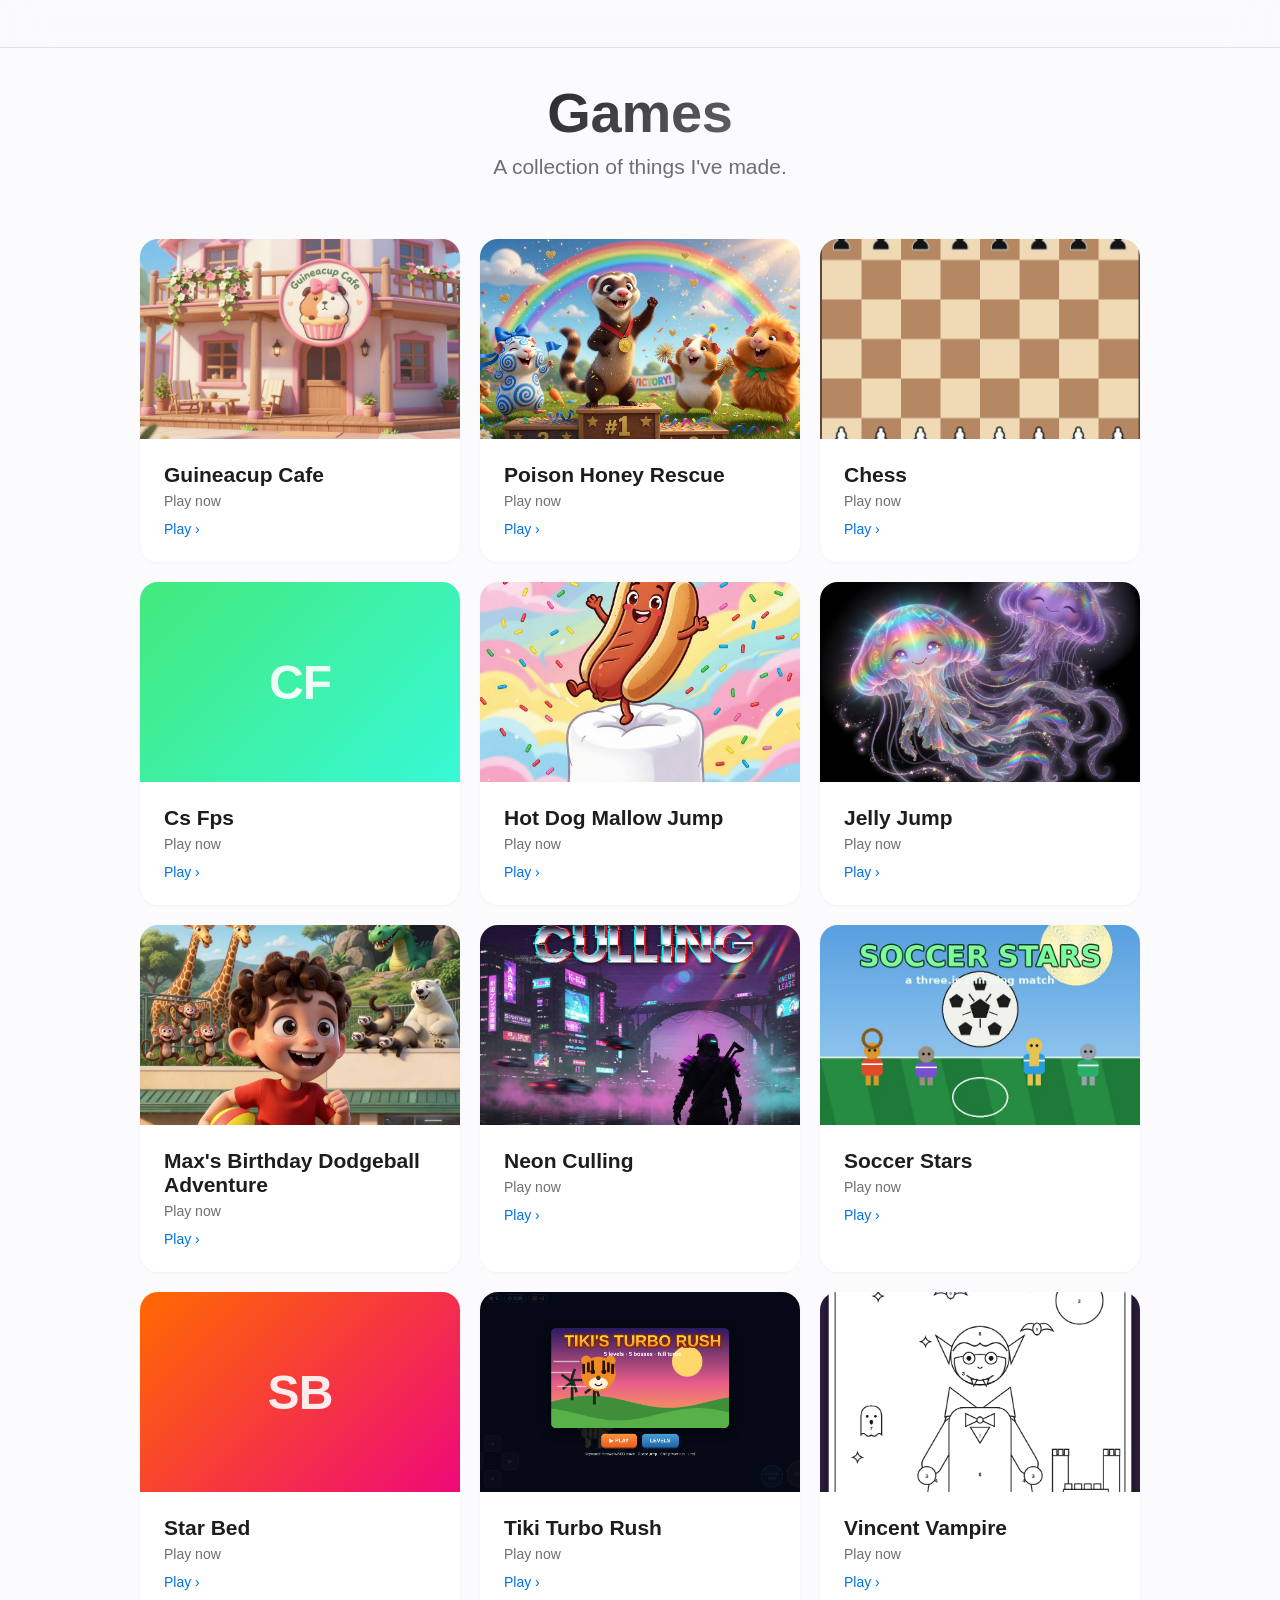
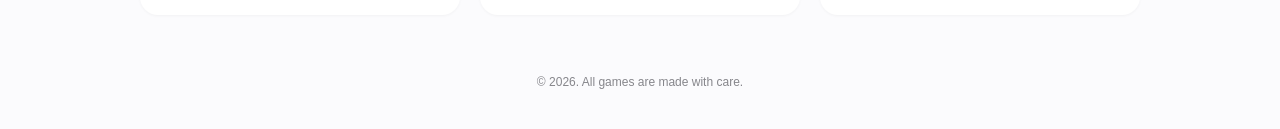
<file: index.html>
<!DOCTYPE html>
<html lang="en">
<head>
    <meta charset="UTF-8">
    <meta name="viewport" content="width=device-width, initial-scale=1.0">
    <title>Games</title>
    <style>
        * { margin: 0; padding: 0; box-sizing: border-box; }
        body {
            font-family: -apple-system, BlinkMacSystemFont, "SF Pro Display", "Segoe UI", "Helvetica Neue", sans-serif;
            background: #fbfbfd;
            color: #1d1d1f;
            min-height: 100vh;
            display: flex;
            flex-direction: column;
            align-items: center;
            padding: 80px 20px 40px;
        }
        .nav {
            position: fixed; top: 0; left: 0; right: 0; height: 48px;
            background: rgba(251, 251, 253, 0.8);
            backdrop-filter: saturate(180%) blur(20px);
            -webkit-backdrop-filter: saturate(180%) blur(20px);
            border-bottom: 1px solid rgba(0,0,0,0.1);
            z-index: 1000;
        }
        .hero {
            text-align: center; margin-bottom: 60px;
            animation: fadeInUp 0.8s ease;
        }
        .hero h1 {
            font-size: 56px; font-weight: 700; letter-spacing: -0.005em;
            margin-bottom: 10px;
            background: linear-gradient(135deg, #1d1d1f 0%, #6e6e73 100%);
            -webkit-background-clip: text;
            -webkit-text-fill-color: transparent;
            background-clip: text;
        }
        .hero p { font-size: 21px; color: #6e6e73; font-weight: 400; }
        .grid {
            display: grid;
            grid-template-columns: repeat(auto-fill, minmax(300px, 1fr));
            gap: 20px; max-width: 1000px; width: 100%;
        }
        .card {
            background: #fff; border-radius: 18px; overflow: hidden;
            text-decoration: none; color: inherit;
            transition: transform 0.4s cubic-bezier(0.25, 0.1, 0.25, 1),
                        box-shadow 0.4s cubic-bezier(0.25, 0.1, 0.25, 1);
            box-shadow: 0 1px 3px rgba(0,0,0,0.04);
            animation: fadeInUp 0.8s ease backwards;
        }
        .card:nth-child(1) { animation-delay: 0.1s; }
        .card:nth-child(2) { animation-delay: 0.2s; }
        .card:nth-child(3) { animation-delay: 0.3s; }
        .card:nth-child(4) { animation-delay: 0.4s; }
        .card:nth-child(5) { animation-delay: 0.5s; }
        .card:nth-child(6) { animation-delay: 0.6s; }
        .card:hover {
            transform: translateY(-6px);
            box-shadow: 0 12px 40px rgba(0,0,0,0.12);
        }
        .card-thumb {
            width: 100%; height: 200px;
            background: linear-gradient(135deg, #667eea 0%, #764ba2 100%);
            display: flex; align-items: center; justify-content: center;
            font-size: 48px; color: rgba(255,255,255,0.9);
            font-weight: 700; letter-spacing: -0.02em;
            background-size: cover; background-position: center;
        }
        .card-body { padding: 24px; }
        .card-body h2 { font-size: 21px; font-weight: 600; margin-bottom: 6px; }
        .card-body p { font-size: 14px; color: #6e6e73; }
        .play-badge {
            display: inline-block; margin-top: 12px;
            font-size: 14px; color: #0071e3; font-weight: 500;
        }
        .footer { margin-top: 60px; font-size: 12px; color: #86868b; text-align: center; }
        @keyframes fadeInUp {
            from { opacity: 0; transform: translateY(20px); }
            to { opacity: 1; transform: translateY(0); }
        }
        @media (max-width: 640px) {
            .hero h1 { font-size: 40px; }
            .hero p { font-size: 17px; }
            .grid { grid-template-columns: 1fr; }
        }
    </style>
</head>
<body>
    <div class="nav"></div>
    <div class="hero">
        <h1>Games</h1>
        <p>A collection of things I've made.</p>
    </div>
    <div class="grid">
                <a href="GuineaCup_Cafe/" class="card">
            <div class="card-thumb" style="background-image: url('GuineaCup_Cafe/assets/2t3BMc2EtBxZfg.0 - Copy.png'); background-size: cover; background-position: center;"></div>
            <div class="card-body">
                <h2>Guineacup Cafe</h2>
                <p>Play now</p>
                <span class="play-badge">Play &rsaquo;</span>
            </div>
        </a>
                <a href="Poison_Honey_Rescue/" class="card">
            <div class="card-thumb" style="background-image: url('Poison_Honey_Rescue/assets/TgjVPK19sD0xbh.3.png'); background-size: cover; background-position: center;"></div>
            <div class="card-body">
                <h2>Poison Honey Rescue</h2>
                <p>Play now</p>
                <span class="play-badge">Play &rsaquo;</span>
            </div>
        </a>
                <a href="chess/" class="card">
            <div class="card-thumb" style="background-image: url('chess/assets/preview.png'); background-size: cover; background-position: center;"></div>
            <div class="card-body">
                <h2>Chess</h2>
                <p>Play now</p>
                <span class="play-badge">Play &rsaquo;</span>
            </div>
        </a>
                <a href="cs-fps/" class="card">
            <div class="card-thumb" style="background: linear-gradient(135deg, #43e97b, #38f9d7);">CF</div>
            <div class="card-body">
                <h2>Cs Fps</h2>
                <p>Play now</p>
                <span class="play-badge">Play &rsaquo;</span>
            </div>
        </a>
                <a href="hot-dog-mallow-jump/" class="card">
            <div class="card-thumb" style="background-image: url('hot-dog-mallow-jump/assets/thumb.jpg'); background-size: cover; background-position: center;"></div>
            <div class="card-body">
                <h2>Hot Dog Mallow Jump</h2>
                <p>Play now</p>
                <span class="play-badge">Play &rsaquo;</span>
            </div>
        </a>
                <a href="jelly-jump/" class="card">
            <div class="card-thumb" style="background-image: url('jelly-jump/assets/bg_jellies.jpeg'); background-size: cover; background-position: center;"></div>
            <div class="card-body">
                <h2>Jelly Jump</h2>
                <p>Play now</p>
                <span class="play-badge">Play &rsaquo;</span>
            </div>
        </a>
                <a href="maxs-birthday-dodgeball/" class="card">
            <div class="card-thumb" style="background-image: url('maxs-birthday-dodgeball/assets/thumbnail.png'); background-size: cover; background-position: center;"></div>
            <div class="card-body">
                <h2>Max's Birthday Dodgeball Adventure</h2>
                <p>Play now</p>
                <span class="play-badge">Play &rsaquo;</span>
            </div>
        </a>
                <a href="neon-culling/" class="card">
            <div class="card-thumb" style="background-image: url('neon-culling/assets/VeniceAI_NDfgHcP.jpeg'); background-size: cover; background-position: center;"></div>
            <div class="card-body">
                <h2>Neon Culling</h2>
                <p>Play now</p>
                <span class="play-badge">Play &rsaquo;</span>
            </div>
        </a>
                <a href="soccer-stars/" class="card">
            <div class="card-thumb" style="background-image: url('soccer-stars/assets/thumbnail.jpg'); background-size: cover; background-position: center;"></div>
            <div class="card-body">
                <h2>Soccer Stars</h2>
                <p>Play now</p>
                <span class="play-badge">Play &rsaquo;</span>
            </div>
        </a>
                <a href="star-bed/" class="card">
            <div class="card-thumb" style="background: linear-gradient(135deg, #ff6a00, #ee0979);">SB</div>
            <div class="card-body">
                <h2>Star Bed</h2>
                <p>Play now</p>
                <span class="play-badge">Play &rsaquo;</span>
            </div>
        </a>
                <a href="tiki-turbo-rush/" class="card">
            <div class="card-thumb" style="background-image: url('tiki-turbo-rush/assets/tiki-banner.png'); background-size: cover; background-position: center;"></div>
            <div class="card-body">
                <h2>Tiki Turbo Rush</h2>
                <p>Play now</p>
                <span class="play-badge">Play &rsaquo;</span>
            </div>
        </a>
                <a href="vincent-vampire/" class="card">
            <div class="card-thumb" style="background-image: url('vincent-vampire/assets/preview.png'); background-size: cover; background-position: center;"></div>
            <div class="card-body">
                <h2>Vincent Vampire</h2>
                <p>Play now</p>
                <span class="play-badge">Play &rsaquo;</span>
            </div>
        </a>
              </div>
    <div class="footer">
        &copy; 2026. All games are made with care.
    </div>
</body>
</html>
</file>
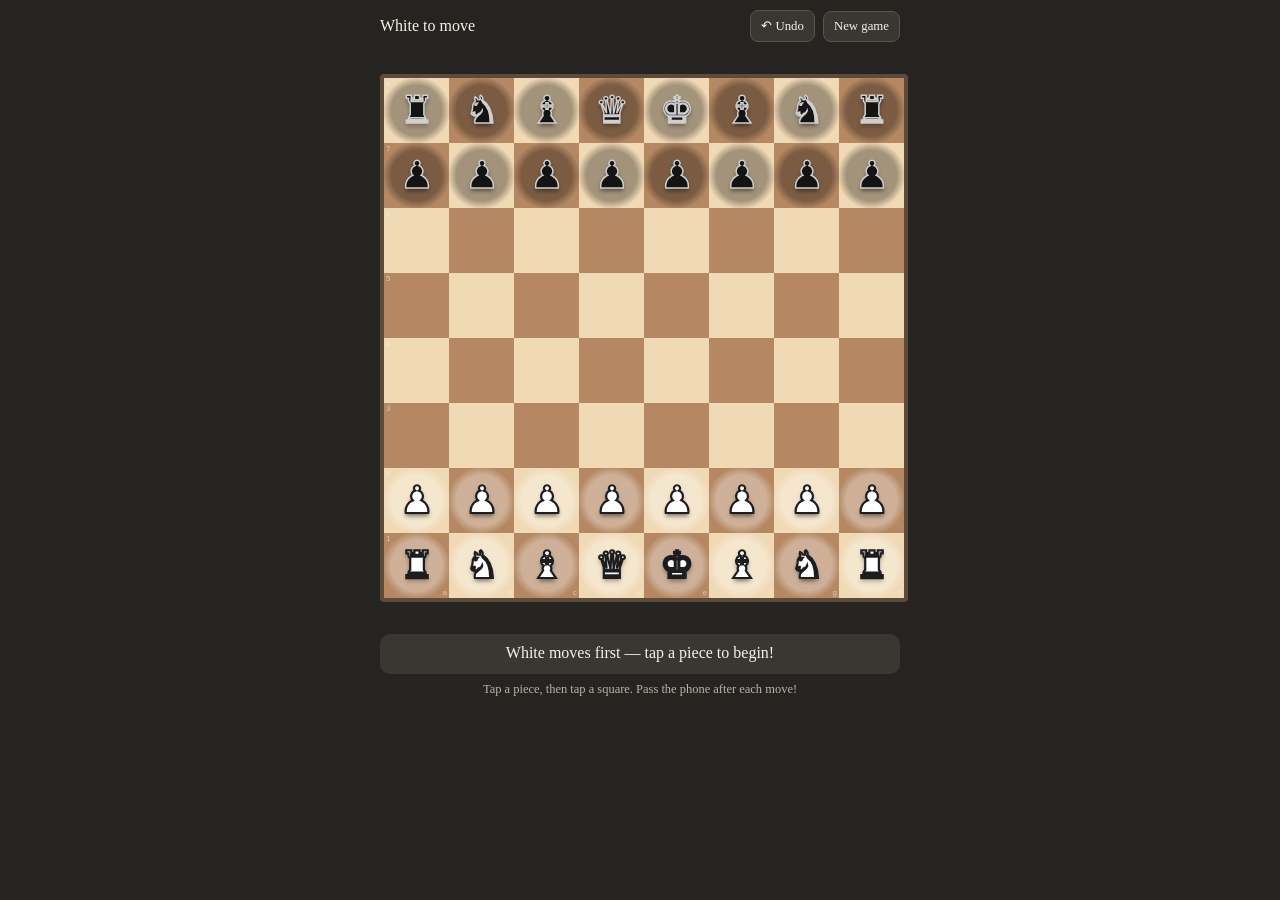
<file: chess/index.html>
<!DOCTYPE html>
<html lang="en">
<head>
<meta charset="utf-8">
<meta name="viewport" content="width=device-width, initial-scale=1, user-scalable=no">
<title>Chess — Pass & Play</title>
<style>
:root{--light:#f0d9b5;--dark:#b58863;--bg:#262421;--panel:#3a3733;--text:#f5f2ea;
--muted:#b8b2a7;--accent:#e8b34b;--red:#e05c5c;--sel:#8aaf6e;--last:#c9a45a}
body{margin:0;background:var(--bg);color:var(--text);font-family:Georgia,serif;
padding:10px;max-width:520px;margin:0 auto;-webkit-tap-highlight-color:transparent}
.top{display:flex;gap:8px;align-items:center;margin-bottom:8px}
.status{flex:1;font-size:1rem;line-height:1.2}
.tbtn{background:var(--panel);color:var(--text);border:1px solid #5a534a;border-radius:8px;
padding:7px 10px;font-size:.8rem;cursor:pointer;font-family:inherit}
.pbtn{background:var(--accent);color:#221c10;border:none;border-radius:8px;padding:8px 12px;
font-weight:bold;font-size:.85rem;cursor:pointer;font-family:inherit}
.caprow{font-size:18px;min-height:22px;color:var(--muted);letter-spacing:2px;margin:2px 0}
#boardWrap{position:relative;width:100%;}
#board{display:grid;grid-template-columns:repeat(8,minmax(0,1fr));grid-template-rows:repeat(8,minmax(0,1fr));width:100%;aspect-ratio:1;
border:4px solid #5c4a3a;border-radius:4px;touch-action:manipulation}
.sq{position:relative;display:flex;align-items:center;justify-content:center;user-select:none;cursor:pointer;container-type:size;min-width:0;min-height:0}
.sq.light{background:var(--light)} .sq.dark{background:var(--dark)}
.pc{font-size:min(10.5vw,50px);font-size:58cqw;line-height:1;pointer-events:none;
 display:flex;align-items:center;justify-content:center;width:100%;height:100%}
.w .pc{color:#fefefe;-webkit-text-stroke:2.2px #1d1d1f;
 background:radial-gradient(circle,rgba(255,255,255,.34) 55%,rgba(255,255,255,0) 74%);
 text-shadow:0 3px 4px rgba(0,0,0,.5)}
.b .pc{color:#141414;-webkit-text-stroke:1.5px #cfcfcf;
 background:radial-gradient(circle,rgba(0,0,0,.32) 55%,rgba(0,0,0,0) 74%);
 text-shadow:0 3px 4px rgba(0,0,0,.45)}
.dot{width:26%;height:26%;border-radius:50%;background:rgba(40,80,40,.55);pointer-events:none}
.ring{position:absolute;inset:4px;border:3px solid var(--red);border-radius:50%;pointer-events:none}
.sel{outline:3px solid var(--sel);outline-offset:-3px}
.last{outline:3px solid var(--last);outline-offset:-3px}
.chk{outline:3px solid var(--red);outline-offset:-3px}
.coord{position:absolute;font-size:8px;font-family:sans-serif;opacity:.6;pointer-events:none}
.coord.f{bottom:1px;right:2px}.coord.r{top:1px;left:2px}
.banner{margin:8px 0;padding:10px;border-radius:10px;background:var(--panel);
font-size:1rem;text-align:center;min-height:20px}
.banner.win{background:#4a3b22;border:1px solid var(--accent);font-weight:bold}
.hint{color:var(--muted);font-size:.78rem;text-align:center;margin-top:6px}
</style>
</head>
<body>
<div class="top">
<div class="status" id="status">White to move</div>
<button class="tbtn" id="undoBtn">↶ Undo</button>
<button class="tbtn" id="newBtn">New game</button>
</div>
<div class="caprow" id="capW"></div>
<div id="boardWrap"><div id="board"></div></div>
<div class="caprow" id="capB"></div>
<div class="banner" id="banner"></div>
<div class="hint">Tap a piece, then tap a square. Pass the phone after each move!</div>
<script>
"use strict";
/* ---------- state ---------- */
let S, hist, sel, lastMove, gameOver;
const GLYPH={w:{k:"♚",q:"♛",r:"♜",b:"♝",n:"♞",p:"♟"},b:{k:"♚",q:"♛",r:"♜",b:"♝",n:"♞",p:"♟"}};
const VAL={p:1,n:3,b:3,r:5,q:9,k:0};
function newBoard(){
 const b=[["r","n","b","q","k","b","n","r"],["p","p","p","p","p","p","p","p"],
 [],[],[],[],
 ["P","P","P","P","P","P","P","P"],["R","N","B","Q","K","B","N","R"]];
 // store as objects: uppercase=white
 return b.map(row=>row.map(t=>t?{t:t.toLowerCase(),c:(t===t.toUpperCase()?"w":"b")}:null));
}
function freshState(){
 return {board:newBoard(),turn:"w",cr:{wK:true,wQ:true,bK:true,bQ:true},ep:null,half:0,full:1};
}
function reset(){S=freshState();hist=[];sel=null;lastMove=null;gameOver=false;
 document.getElementById("banner").textContent="";render();}
/* ---------- helpers ---------- */
function inB(r,c){return r>=0&&r<8&&c>=0&&c<8;}
function kingPos(st,col){for(let r=0;r<8;r++)for(let c=0;c<8;c++){const p=st.board[r][c];
 if(p&&p.t==="k"&&p.c===col)return[r,c];}return null;}
function attacked(st,r,c,by){ // is square (r,c) attacked by color `by`?
 const B=st.board;
 // pawns
 const pr=by==="w"?r+1:r-1; // white pawns attack upward (toward row-1)
 for(const dc of[-1,1]){if(inB(pr,c+dc)){const p=B[pr][c+dc];if(p&&p.t==="p"&&p.c===by)return true;}}
 // knights
 for(const[dr,dc]of[[1,2],[2,1],[-1,2],[-2,1],[1,-2],[2,-1],[-1,-2],[-2,-1]]){
  const rr=r+dr,cc=c+dc;if(inB(rr,cc)){const p=B[rr][cc];if(p&&p.t==="n"&&p.c===by)return true;}}
 // king
 for(let dr=-1;dr<=1;dr++)for(let dc=-1;dc<=1;dc++){if(!dr&&!dc)continue;
  const rr=r+dr,cc=c+dc;if(inB(rr,cc)){const p=B[rr][cc];if(p&&p.t==="k"&&p.c===by)return true;}}
 // orthogonal sliders: rook / queen
 for(const[dr,dc]of[[-1,0],[1,0],[0,-1],[0,1]]){let rr=r+dr,cc=c+dc;
  while(inB(rr,cc)){const p=B[rr][cc];if(p){if(p.c===by&&(p.t==="r"||p.t==="q"))return true;break;}rr+=dr;cc+=dc;}}
 // diagonal sliders: bishop / queen
 for(const[dr,dc]of[[-1,-1],[-1,1],[1,-1],[1,1]]){let rr=r+dr,cc=c+dc;
  while(inB(rr,cc)){const p=B[rr][cc];if(p){if(p.c===by&&(p.t==="b"||p.t==="q"))return true;break;}rr+=dr;cc+=dc;}}
 return false;
}
function pseudoMoves(st,r,c){
 const p=st.board[r][c];if(!p)return[];
 const ms=[],col=p.c,B=st.board;
 const push=(rr,cc,flag)=>{ms.push({fr:r,fc:c,tr:rr,tc:cc,flag:flag||null});};
 if(p.t==="p"){
  const dir=col==="w"?-1:1,start=col==="w"?6:1,promo=col==="w"?0:7;
  if(inB(r+dir,c)&&!B[r+dir][c]){push(r+dir,c,r+dir===promo?"promo":null);
   if(r===start&&!B[r+2*dir][c])push(r+2*dir,c);}
  for(const dc of[-1,1]){const rr=r+dir,cc=c+dc;if(!inB(rr,cc))continue;
   const q=B[rr][cc];
   if(q&&q.c!==col)push(rr,cc,rr===promo?"promo":null);
   else if(!q&&st.ep&&st.ep[0]===rr&&st.ep[1]===cc)push(rr,cc,"ep");}
 }else if(p.t==="n"){
  for(const[dr,dc]of[[1,2],[2,1],[-1,2],[-2,1],[1,-2],[2,-1],[-1,-2],[-2,-1]]){
   const rr=r+dr,cc=c+dc;if(inB(rr,cc)&&(!B[rr][cc]||B[rr][cc].c!==col))push(rr,cc);}
 }else if(p.t==="k"){
  for(let dr=-1;dr<=1;dr++)for(let dc=-1;dc<=1;dc++){if(!dr&&!dc)continue;
   const rr=r+dr,cc=c+dc;if(inB(rr,cc)&&(!B[rr][cc]||B[rr][cc].c!==col))push(rr,cc);}
  // castling
  const home=col==="w"?7:0,other=col==="w"?"b":"w";
  if(r===home&&c===4&&!attacked(st,r,c,other)){
   if(st.cr[col+"K"]&&!B[home][5]&&!B[home][6]&&!attacked(st,home,5,other)&&!attacked(st,home,6,other)
    &&B[home][7]&&B[home][7].t==="r"&&B[home][7].c===col)push(home,6,"ck");
   if(st.cr[col+"Q"]&&!B[home][3]&&!B[home][2]&&!B[home][1]
    &&!attacked(st,home,3,other)&&!attacked(st,home,2,other)
    &&B[home][0]&&B[home][0].t==="r"&&B[home][0].c===col)push(home,2,"cq");}
 }else{
  const sets={b:[[[-1,-1],[-1,1],[1,-1],[1,1]]],r:[[[-1,0],[1,0],[0,-1],[0,1]]],
   q:[[[-1,-1],[-1,1],[1,-1],[1,1],[-1,0],[1,0],[0,-1],[0,1]]]};
  for(const[dr,dc]of sets[p.t][0]){let rr=r+dr,cc=c+dc;
   while(inB(rr,cc)){const q=B[rr][cc];
    if(!q)push(rr,cc);else{if(q.c!==col)push(rr,cc);break;}rr+=dr;cc+=dc;}}
 }
 return ms;
}
function applyMove(st,m){
 const B=st.board,p=B[m.fr][m.fc];
 const st2={board:B.map(r=>r.map(x=>x?{...x}:null)),turn:st.turn==="w"?"b":"w",
  cr:{...st.cr},ep:null,half:st.half+1,full:st.full+(st.turn==="b"?1:0)};
 // update castling rights
 if(p.t==="k"){if(p.c==="w"){st2.cr.wK=false;st2.cr.wQ=false;}else{st2.cr.bK=false;st2.cr.bQ=false;}}
 if(p.t==="r"){if(m.fc===0&&m.fr===(p.c==="w"?7:0))st2.cr[p.c+"Q"]=false;
  if(m.fc===7&&m.fr===(p.c==="w"?7:0))st2.cr[p.c+"K"]=false;}
 if(m.tr===(p.c==="w"?7:0)&&m.tc===0)st2.cr.wQ=false;
 if(m.tr===(p.c==="w"?7:0)&&m.tc===7)st2.cr.wK=false;
 if(m.tr===(p.c==="b"?0:0)){if(m.tc===0)st2.cr.bQ=false;if(m.tc===7)st2.cr.bK=false;}
 st2.board[m.tr][m.tc]=p;st2.board[m.fr][m.fc]=null;
 if(m.flag==="ep")st2.board[m.fr][m.tc]=null; // captured pawn sits beside
 if(p.t==="p"&&Math.abs(m.tr-m.fr)===2)st2.ep=[(m.fr+m.tr)/2,m.fc];
 if(m.flag==="ck"){st2.board[m.tr][5]=st2.board[m.tr][7];st2.board[m.tr][7]=null;}
 if(m.flag==="cq"){st2.board[m.tr][3]=st2.board[m.tr][0];st2.board[m.tr][0]=null;}
 if(m.flag==="promo")st2.board[m.tr][m.tc]={t:"q",c:p.c};
 if(p.t==="p"||B[m.tr][m.tc])st2.half=0;
 return st2;
}
function legalMoves(st,fr,fc){
 const out=[];const p=st.board[fr][fc];if(!p||p.c!==st.turn)return out;
 for(const m of pseudoMoves(st,fr,fc)){
  const s2=applyMove(st,m);
  const kp=kingPos(s2,p.c);
  if(!attacked(s2,kp[0],kp[1],p.c==="w"?"b":"w"))out.push(m);
 }
 return out;
}
function allLegal(st){const L=[];for(let r=0;r<8;r++)for(let c=0;c<8;c++){
 if(st.board[r][c]&&st.board[r][c].c===st.turn)for(const m of legalMoves(st,r,c))L.push(m);}return L;}
function insufficient(st){
 const ps=[];for(let r=0;r<8;r++)for(let c=0;c<8;c++){const p=st.board[r][c];if(p&&p.t!=="k")ps.push({t:p.t,r,c});}
 if(ps.length===0)return true;
 if(ps.length===1&&(ps[0].t==="b"||ps[0].t==="n"))return true;
 if(ps.length===2&&ps.every(x=>x.t==="b")&&(ps[0].r+ps[0].c)%2===(ps[1].r+ps[1].c)%2)return true;
 return false;
}
const FILES="abcdefgh";
function posKey(st){let s=st.turn+JSON.stringify(st.cr)+(st.ep?st.ep.join(""):"");
 for(let r=0;r<8;r++)for(let c=0;c<8;c++){const p=st.board[r][c];s+=p?(p.c+p.t):"-";}return s;}
function evalEnd(st){
 const moves=allLegal(st);
 const inChk=attacked(st,...kingPos(st,st.turn),st.turn==="w"?"b":"w");
 if(moves.length===0)return inChk?"checkmate":"stalemate";
 if(st.half>=100)return"50-move draw";
 if(insufficient(st))return"insufficient material";
 return null;
}
/* ---------- rendering ---------- */
let repCount={};
function render(){
 const board=document.getElementById("board");board.innerHTML="";
 const flipped=false; // fixed orientation: white at bottom
 for(let r=0;r<8;r++)for(let c=0;c<8;c++){
  const d=document.createElement("div");
  d.className="sq "+(((r+c)%2===0)?"light":"dark");
  d.dataset.r=r;d.dataset.c=c;
  if(lastMove&&((lastMove.fr===r&&lastMove.fc===c)||(lastMove.tr===r&&lastMove.tc===c)))d.classList.add("last");
  if(sel&&sel.r===r&&sel.c===c)d.classList.add("sel");
  const p=S.board[r][c];
  if(p){d.classList.add(p.c);d.innerHTML='<span class="pc">'+GLYPH[p.c][p.t]+"</span>";}
  if(sel&&sel.moves)for(const m of sel.moves)if(m.tr===r&&m.tc===c){
   const mk=document.createElement("div");
   if(S.board[r][c])mk.className="ring";else mk.className="dot";
   d.appendChild(mk);}
  if(r===7)board.lastChild;
  board.appendChild(d);
  if(c===0){const lab=document.createElement("span");lab.className="coord r";lab.textContent=8-r;d.appendChild(lab);}
  if(r===7){const lab=document.createElement("span");lab.className="coord f";lab.textContent=FILES[c];d.appendChild(lab);}
 }
 // king in check highlight
 const kp=kingPos(S,S.turn);
 if(attacked(S,kp[0],kp[1],S.turn==="w"?"b":"w")){
  const el=board.children[kp[0]*8+kp[1]];el.classList.add("chk");}
 // captured pieces rows: pieces White captured (black glyphs) / Black captured (white glyphs)
 const capW=[],capB=[];
 for(const h of hist){const cp=h.m.captured;if(!cp)continue;
  const g=GLYPH[cp.c][cp.t];
  if(cp.c==="b")capW.push(g);else capB.push(g);}
 document.getElementById("capW").textContent=capW.join(" ");
 document.getElementById("capB").textContent=capB.join(" ");
 document.getElementById("undoBtn").disabled=hist.length===0;
}
/* captured pieces: track on moves */
function capLetter(t){return {p:"♟",n:"♞",b:"♝",r:"♜",q:"♛"}[t]||"";}
/* ---------- interaction ---------- */
document.getElementById("board").addEventListener("click",e=>{
 if(gameOver)return;
 const sq=e.target.closest(".sq");if(!sq)return;
 const r=+sq.dataset.r,c=+sq.dataset.c;
 const p=S.board[r][c];
 if(sel){
  const m=sel.moves.find(m=>m.tr===r&&m.tc===c);
  if(m){doMove(m);return;}
 }
 if(p&&p.c===S.turn){sel={r,c,moves:legalMoves(S,r,c)};}
 else sel=null;
 render();
});
function doMove(m){
 const cap=S.board[m.tr][m.tc]||(m.flag==="ep"?{t:"p",c:S.turn==="w"?"b":"w"}:null);
 const before=posKey(S);
 hist.push({S:JSON.parse(JSON.stringify(S)),m:{...m,captured:cap?{t:cap.t,c:cap.c}:null}});
 S=applyMove(S,m);lastMove=m;sel=null;
 const key=posKey(S);repCount[key]=(repCount[key]||0)+1;
 const banner=document.getElementById("banner");banner.className="banner";
 const end=evalEnd(S);
 if(end==="checkmate"){gameOver=true;
  const winner=S.turn==="w"?"Black":"White";
  banner.classList.add("win");
  banner.textContent="🏆 Checkmate! "+winner+" wins!";
  showWin(winner+" wins by checkmate!");
 }else if(end==="stalemate"){gameOver=true;banner.textContent="Stalemate — it's a draw.";showWin("Stalemate — draw!");}
 else if(end){gameOver=true;banner.textContent="Draw ("+end+").";showWin("Draw: "+end);}
 else banner.textContent=(S.turn==="w"?"White":"Black")+" to move"+(attacked(S,...kingPos(S,S.turn),S.turn==="w"?"b":"w")?" — CHECK!":"");
 render();
}
function showWin(text){
 // subtle full-screen overlay text — simple: also put in title
 document.title=text;
}
let newArmed=false;const nb=document.getElementById("newBtn");
document.getElementById("newBtn").onclick=()=>{
 if(hist.length&&!newArmed){newArmed=true;nb.textContent="Sure? Tap again";
  setTimeout(()=>{newArmed=false;nb.textContent="New game";},2500);return;}
 newArmed=false;nb.textContent="New game";repCount={};reset();};
document.getElementById("undoBtn").onclick=()=>{
 if(!hist.length)return;const h=hist.pop();S=h.S;lastMove=hist.length?hist[hist.length-1].m:null;
 gameOver=false;document.getElementById("banner").className="banner";
 repCount={};for(const hh of hist){const k=posKey(hh.S);repCount[k]=(repCount[k]||0)+1;}
 const k2=posKey(S);repCount[k2]=(repCount[k2]||0)+1;
 document.getElementById("banner").textContent=(S.turn==="w"?"White":"Black")+" to move";sel=null;render();};
/* start */
reset();
document.getElementById("banner").textContent="White moves first — tap a piece to begin!";
</script>
</body>
</html>
</file>
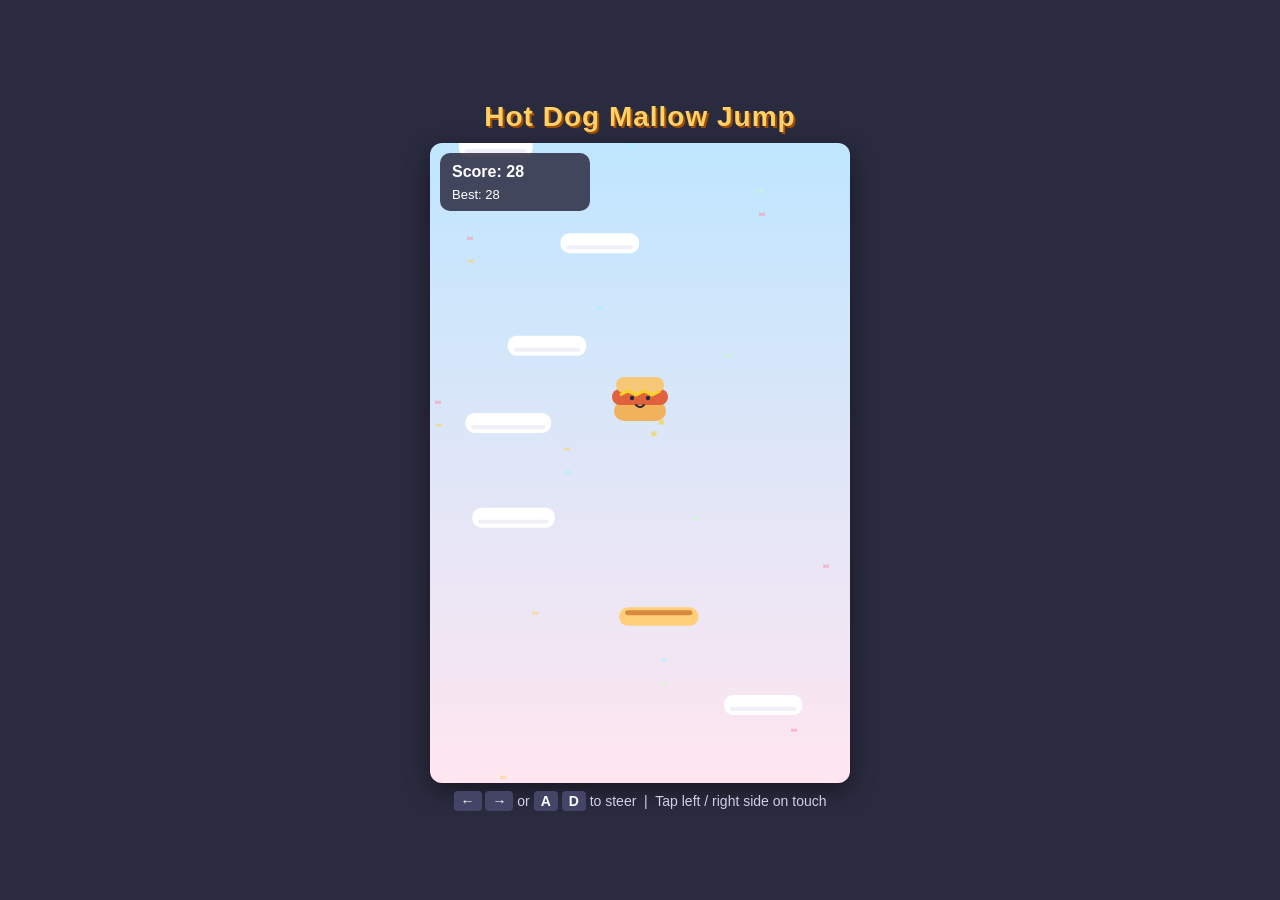
<file: hot-dog-mallow-jump/index.html>
<!DOCTYPE html>
<html lang="en">
<head>
    <meta charset="UTF-8">
    <meta name="viewport" content="width=device-width, initial-scale=1.0, user-scalable=no">
    <title>Hot Dog Mallow Jump</title>
    <link rel="stylesheet" href="style.css">
</head>
<body>
    <div id="game-wrapper">
        <div id="game-title-bar">
            <h1>Hot Dog Mallow Jump</h1>
        </div>
        <canvas id="game" width="420" height="640"></canvas>
        <div id="controls-hint">
            <span class="key">&larr;</span> <span class="key">&rarr;</span> or <span class="key">A</span> <span class="key">D</span> to steer &nbsp;|&nbsp; Tap left / right side on touch
        </div>
    </div>
    <script src="js/game.js"></script>
</body>
</html>
</file>
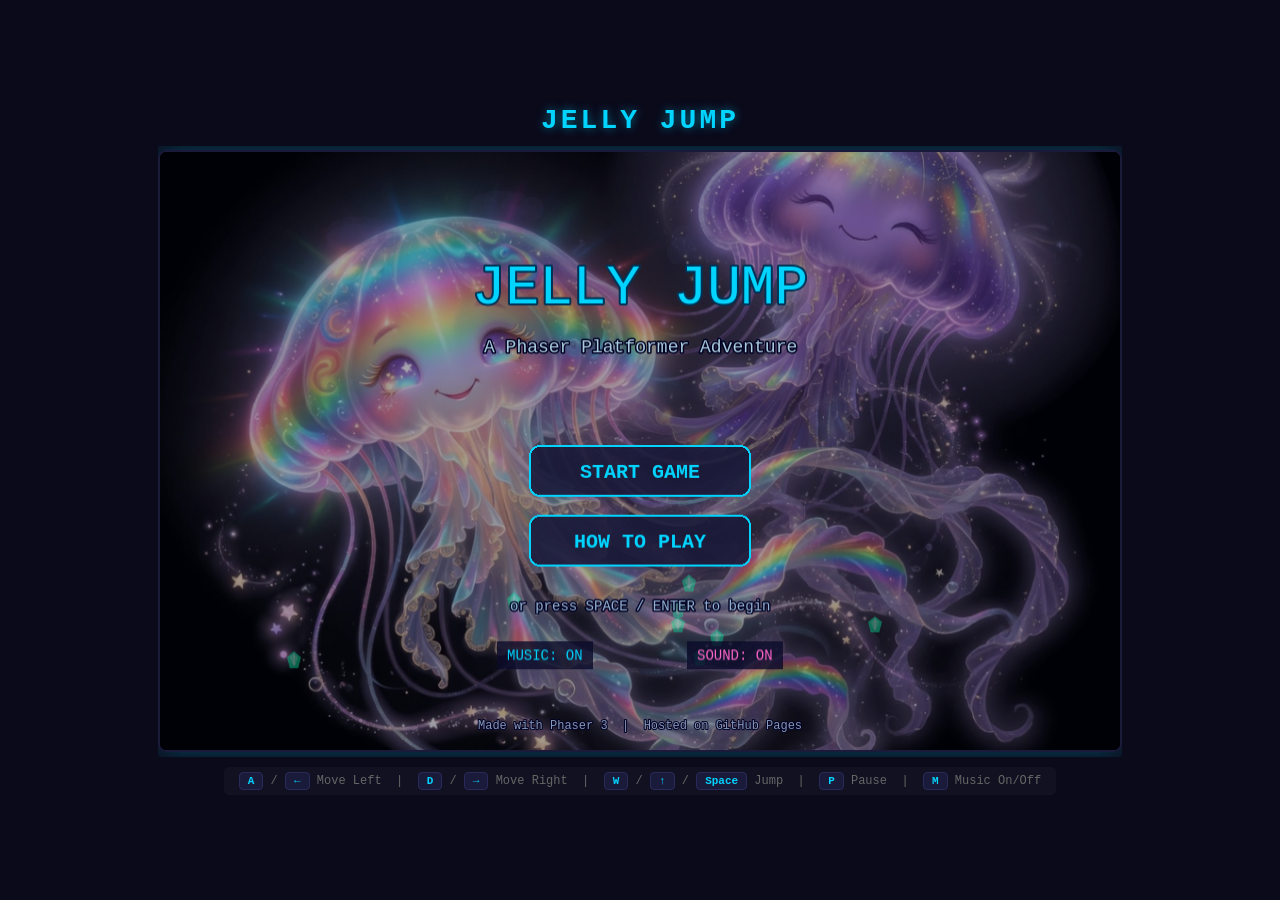
<file: jelly-jump/index.html>
<!DOCTYPE html>
<html lang="en">
<head>
    <meta charset="UTF-8">
    <meta name="viewport" content="width=device-width, initial-scale=1.0, user-scalable=no">
    <title>Jelly Jump - A Phaser Platformer</title>
    <link rel="stylesheet" href="style.css">
    <script src="js/vendor/phaser.min.js"></script>
</head>
<body>
    <div id="game-container">
        <div id="game-wrapper">
            <div id="game-title-bar">
                <h1>Jelly Jump</h1>
            </div>
            <div id="phaser-game"></div>
            <div id="controls-hint">
                <span class="key">A</span> / <span class="key">&larr;</span> Move Left &nbsp;|&nbsp;
                <span class="key">D</span> / <span class="key">&rarr;</span> Move Right &nbsp;|&nbsp;
                <span class="key">W</span> / <span class="key">&uarr;</span> / <span class="key">Space</span> Jump &nbsp;|&nbsp;
                <span class="key">P</span> Pause &nbsp;|&nbsp;
                <span class="key">M</span> Music On/Off
            </div>
        </div>
    </div>

    <script src="js/config.js"></script>
    <script src="js/sfx.js"></script>
    <script src="js/scene_boot.js"></script>
    <script src="js/scene_menu.js"></script>
    <script src="js/scene_charselect.js"></script>
    <script src="js/scene_play.js"></script>
    <script src="js/scene_gameover.js"></script>
    <script src="js/scene_victory.js"></script>
    <script src="js/main.js"></script>
</body>
</html>
</file>
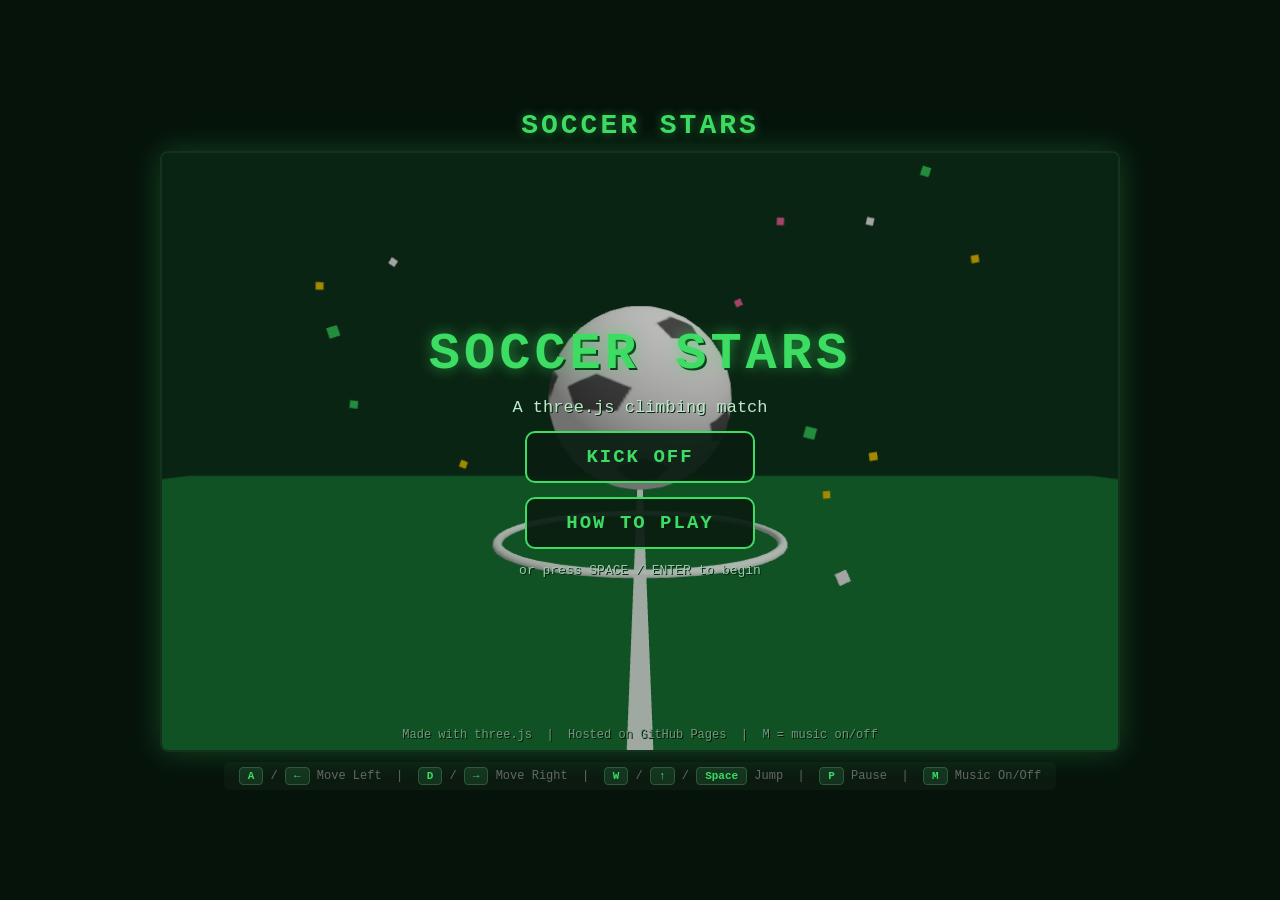
<file: soccer-stars/index.html>
<!DOCTYPE html>
<html lang="en">
<head>
    <meta charset="UTF-8">
    <meta name="viewport" content="width=device-width, initial-scale=1.0, user-scalable=no">
    <title>Soccer Stars - A three.js Climber</title>
    <link rel="stylesheet" href="style.css">
    <script src="js/vendor/three.min.js"></script>
</head>
<body>
    <div id="game-container">
        <div id="game-wrapper">
            <div id="game-title-bar">
                <h1>Soccer Stars</h1>
            </div>
            <div id="three-game">
                <div id="ui-layer"></div>
            </div>
            <div id="controls-hint">
                <span class="key">A</span> / <span class="key">&larr;</span> Move Left &nbsp;|&nbsp;
                <span class="key">D</span> / <span class="key">&rarr;</span> Move Right &nbsp;|&nbsp;
                <span class="key">W</span> / <span class="key">&uarr;</span> / <span class="key">Space</span> Jump &nbsp;|&nbsp;
                <span class="key">P</span> Pause &nbsp;|&nbsp;
                <span class="key">M</span> Music On/Off
            </div>
        </div>
    </div>

    <script src="js/config.js"></script>
    <script src="js/characters.js"></script>
    <script src="js/sfx.js"></script>
    <script src="js/scene_boot.js"></script>
    <script src="js/scene_menu.js"></script>
    <script src="js/scene_charselect.js"></script>
    <script src="js/scene_play.js"></script>
    <script src="js/scene_gameover.js"></script>
    <script src="js/scene_victory.js"></script>
    <script src="js/main.js"></script>
</body>
</html>
</file>
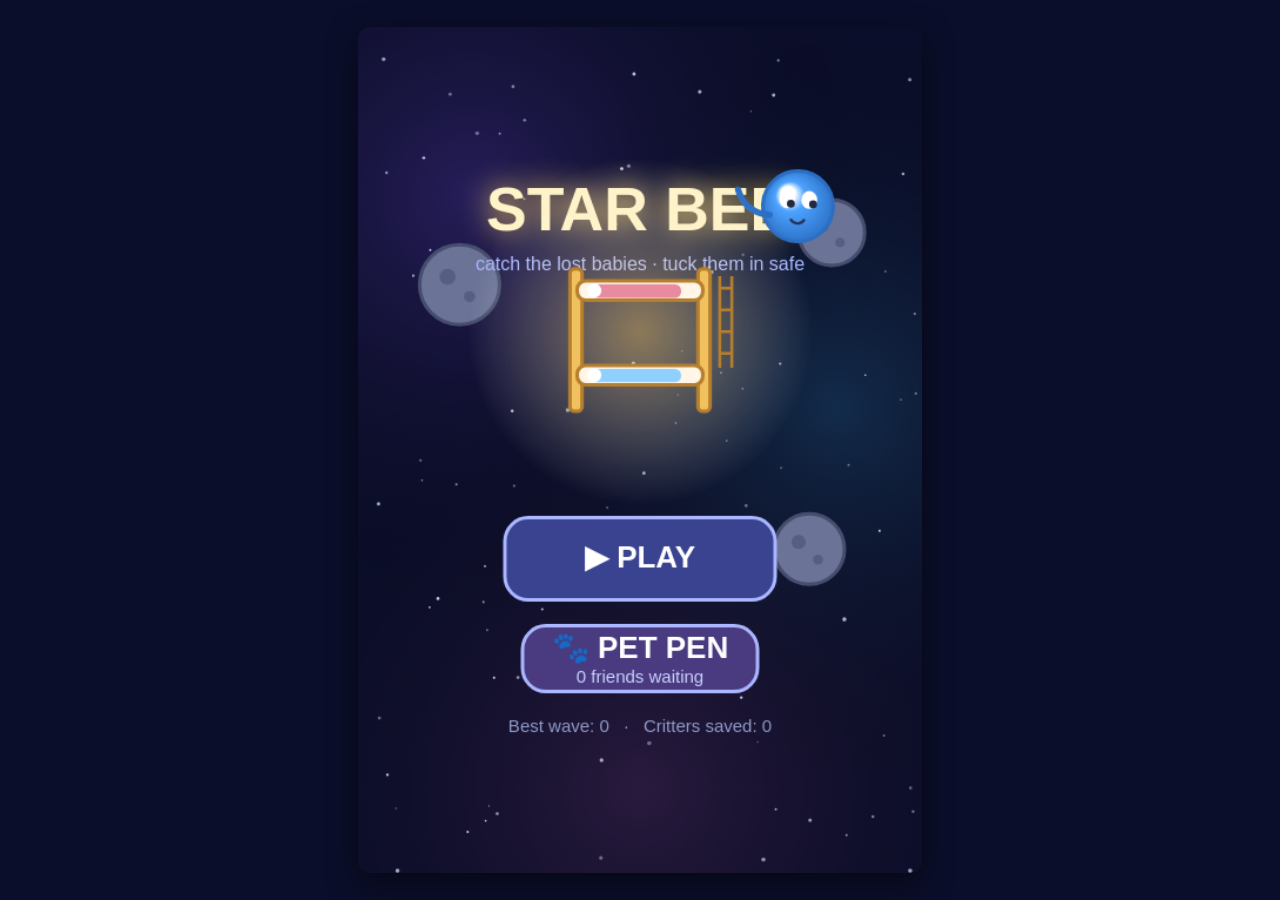
<file: star-bed/index.html>
<!DOCTYPE html>
<html lang="en">
<head>
<meta charset="utf-8">
<meta name="viewport" content="width=device-width, initial-scale=1, maximum-scale=1, user-scalable=no, viewport-fit=cover">
<meta name="apple-mobile-web-app-capable" content="yes">
<meta name="theme-color" content="#0b0e2a">
<title>STAR BED</title>
<style>
  /* Fixed sandbox box (like Hot Dog Mallow Jump): page pinned, canvas
     centered and CSS-scaled to fit; no scrolling or touch gestures. */
  html, body { margin: 0; padding: 0; position: fixed; inset: 0; overflow: hidden; background: #0b0e2a; display: flex; align-items: center; justify-content: center; }
  canvas { display: block; border-radius: 12px; box-shadow: 0 10px 30px rgba(0,0,0,0.5); touch-action: none; -webkit-user-select: none; user-select: none; -webkit-tap-highlight-color: transparent; }
</style>
</head>
<body>
<canvas id="game"></canvas>
<script>
"use strict";
/* ============================================================
   STAR BED — a cozy space game for a very kind game director.
   The critters are not monsters. They are lost babies who think
   the glowing bed is their mama. Catch them gently with the net
   and they go live in the Pet Pen. Nobody ever gets hurt.
   ============================================================ */

/* ---------------- tiny helpers ---------------- */
const TAU = Math.PI * 2;
const rnd = (a, b) => a + Math.random() * (b - a);
const clamp = (v, a, b) => Math.max(a, Math.min(b, v));
const lerp = (a, b, t) => a + (b - a) * t;
function rr(c, x, y, w, h, r) { // rounded rect path
  r = Math.min(r, w / 2, h / 2);
  c.beginPath();
  c.moveTo(x + r, y);
  c.arcTo(x + w, y, x + w, y + h, r);
  c.arcTo(x + w, y + h, x, y + h, r);
  c.arcTo(x, y + h, x, y, r);
  c.arcTo(x, y, x + w, y, r);
  c.closePath();
}

/* ---------------- canvas setup ---------------- */
const canvas = document.getElementById("game");
const ctx = canvas.getContext("2d");
let W = 0, H = 0, DPR = 1;
let bed = { x: 0, y: 0, hitR: 62 };
let launcher = { x: 0, y: 0 };
let rocks = [];
let fence = { x: 0, y: 0, w: 0, h: 0 };
let btnPen = { x: 0, y: 0, w: 0, h: 0 };
let btnPlay = { x: 0, y: 0, w: 0, h: 0 };
let btnPenTitle = { x: 0, y: 0, w: 0, h: 0 };
let btnBack = { x: 0, y: 0, w: 0, h: 0 };

function layout() {
  bed.x = W / 2; bed.y = H * 0.36;
  launcher.x = W / 2; launcher.y = H - 90;
  // Floating moon rocks the Bouncers ricochet off.
  rocks = [
    { x: W * 0.18, y: H * 0.30, r: 34, bob: rnd(0, TAU) },
    { x: W * 0.84, y: H * 0.24, r: 28, bob: rnd(0, TAU) },
    { x: W * 0.80, y: H * 0.62, r: 30, bob: rnd(0, TAU) }
  ];
  fence = { x: W * 0.06, y: H * 0.14, w: W * 0.88, h: H * 0.64 };
  btnPen  = { x: W - 122, y: 12, w: 110, h: 42 };
  btnPlay = { x: W / 2 - 115, y: H * 0.58, w: 230, h: 70 };
  btnPenTitle = { x: W / 2 - 100, y: H * 0.58 + 92, w: 200, h: 56 };
  btnBack = { x: 14, y: 14, w: 108, h: 44 };
  buildNebula();
}
// Fixed sandbox playfield: the game always runs at a logical 480x720 and the
// canvas is CSS-scaled to fit the real screen, so the view never looks zoomed
// in on a big desktop monitor or a phone.
const GAME_W = 480, GAME_H = 720;
function fit() {
  const vv = window.visualViewport;
  const vw = vv ? vv.width : window.innerWidth;
  const vh = vv ? vv.height : window.innerHeight;
  const s = Math.min((vw * 0.96) / GAME_W, (vh * 0.94) / GAME_H);
  canvas.style.width = Math.round(GAME_W * s) + "px";
  canvas.style.height = Math.round(GAME_H * s) + "px";
}
function resize() {
  DPR = Math.min(window.devicePixelRatio || 1, 2);
  W = GAME_W; H = GAME_H;
  canvas.width = Math.round(W * DPR); canvas.height = Math.round(H * DPR);
  ctx.setTransform(DPR, 0, 0, DPR, 0, 0);
  layout();
  fit();
}
window.addEventListener("resize", resize);

/* ---------------- persistence (localStorage) ---------------- */
const KEY_WAVE = "starbed_bestWave", KEY_CAUGHT = "starbed_bestCaught", KEY_PETS = "starbed_pets";
function loadNum(k) { try { const v = localStorage.getItem(k); return v ? +v : 0; } catch (e) { return 0; } }
function saveNum(k, v) { try { localStorage.setItem(k, String(v)); } catch (e) {} }
function loadPets() {
  try {
    const a = JSON.parse(localStorage.getItem(KEY_PETS) || "[]");
    return Array.isArray(a) ? a.filter(t => SPECIES[t]) : [];
  } catch (e) { return []; }
}
function savePets() { try { localStorage.setItem(KEY_PETS, JSON.stringify(penTypes.slice(-120))); } catch (e) {} }

/* ---------------- sound (WebAudio, no files) ---------------- */
let AC = null;
function audio() {
  if (!AC) { try { AC = new (window.AudioContext || window.webkitAudioContext)(); } catch (e) {} }
  if (AC && AC.state === "suspended") AC.resume();
  return AC;
}
function tone(f0, f1, dur, type, vol, delay) {
  const ac = audio(); if (!ac) return;
  const t0 = ac.currentTime + (delay || 0);
  const o = ac.createOscillator(), g = ac.createGain();
  o.type = type;
  o.frequency.setValueAtTime(f0, t0);
  o.frequency.exponentialRampToValueAtTime(Math.max(f1, 1), t0 + dur);
  g.gain.setValueAtTime(0.0001, t0);
  g.gain.exponentialRampToValueAtTime(vol, t0 + 0.02);
  g.gain.exponentialRampToValueAtTime(0.0001, t0 + dur);
  o.connect(g); g.connect(ac.destination);
  o.start(t0); o.stop(t0 + dur + 0.05);
}
const sBoing = () => { tone(220, 660, 0.2, "triangle", 0.22); tone(660, 330, 0.24, "sine", 0.13, 0.16); };
const sAww   = () => { tone(520, 330, 0.4, "sine", 0.18); };
const sChime = () => { tone(880, 880, 0.15, "sine", 0.16); tone(1318, 1318, 0.3, "sine", 0.13, 0.12); };
const sPop   = () => { tone(300, 180, 0.08, "square", 0.1); };
const sYay   = () => { [523, 659, 784, 1047].forEach((f, i) => tone(f, f, 0.14, "triangle", 0.13, i * 0.07)); };
function buzz(ms) { try { if (navigator.vibrate) navigator.vibrate(ms); } catch (e) {} }

/* ---------------- glow sprite (cached, cheap) ---------------- */
function makeGlow(color) {
  const s = 128, c = document.createElement("canvas");
  c.width = c.height = s;
  const g = c.getContext("2d");
  const gr = g.createRadialGradient(64, 64, 0, 64, 64, 64);
  gr.addColorStop(0, color); gr.addColorStop(1, "rgba(255,255,255,0)");
  g.fillStyle = gr; g.fillRect(0, 0, s, s);
  return c;
}
const glowGold = makeGlow("rgba(255,215,120,0.55)");
const glowBlue = makeGlow("rgba(120,180,255,0.4)");

/* ---------------- background ---------------- */
let bgStars = [], shooting = [], nebula = null;
function initStars() {
  bgStars = [];
  for (let i = 0; i < 90; i++) bgStars.push({ x: Math.random(), y: Math.random(), r: rnd(0.6, 1.8), sp: rnd(2, 8), tw: rnd(0, TAU) });
}
function buildNebula() { // big soft color clouds, drawn once per resize
  nebula = document.createElement("canvas");
  nebula.width = W; nebula.height = H;
  const g = nebula.getContext("2d");
  g.fillStyle = "#0b0e2a"; g.fillRect(0, 0, W, H);
  const blob = (x, y, r, col) => {
    const gr = g.createRadialGradient(x, y, 0, x, y, r);
    gr.addColorStop(0, col); gr.addColorStop(1, "rgba(0,0,0,0)");
    g.fillStyle = gr; g.fillRect(x - r, y - r, r * 2, r * 2);
  };
  blob(W * 0.2, H * 0.2, Math.max(W, H) * 0.5, "rgba(90,60,180,0.35)");
  blob(W * 0.85, H * 0.45, Math.max(W, H) * 0.45, "rgba(40,120,160,0.28)");
  blob(W * 0.5, H * 0.9, Math.max(W, H) * 0.5, "rgba(150,70,130,0.22)");
}

/* ---------------- particles + floating text ---------------- */
const parts = [];
function addPart(p) { if (parts.length < 260) parts.push(p); }
function burst(x, y, colors, n, spd, kind) {
  for (let i = 0; i < n; i++) {
    const a = rnd(0, TAU), s = rnd(spd * 0.3, spd);
    addPart({ kind: kind || "spark", x, y, vx: Math.cos(a) * s, vy: Math.sin(a) * s,
      t: 0, life: rnd(0.4, 0.9), r: rnd(1.5, 3.5), col: colors[(Math.random() * colors.length) | 0], rot: rnd(0, TAU) });
  }
}
function confetti(x, y) {
  const cols = ["#ff5e7a", "#ffd23e", "#4da3ff", "#7ef29a", "#b06cf0", "#ffffff"];
  for (let i = 0; i < 40; i++) {
    const a = rnd(0, TAU), s = rnd(60, 220);
    addPart({ kind: "conf", x, y, vx: Math.cos(a) * s, vy: Math.sin(a) * s - 120,
      t: 0, life: rnd(0.8, 1.6), r: rnd(2, 4), col: cols[(Math.random() * cols.length) | 0], rot: rnd(0, TAU) });
  }
}
const floaties = [];
function floatText(x, y, str, col) { floaties.push({ x, y, str, col, t: 0, life: 1.1 }); }

/* ---------------- species roster ---------------- */
const SPECIES = {
  bloop:       { r: 20, hp: 1, body: "#4da3ff", dark: "#2b6fc4" },
  zippy:       { r: 14, hp: 1, body: "#ffd23e", dark: "#c79a12" },
  chonk:       { r: 34, hp: 2, body: "#ff9ecb", dark: "#d46a9c" },
  spiker:      { r: 18, hp: 1, body: "#b06cf0", dark: "#7c3fb8" },
  invisibloop: { r: 18, hp: 1, body: "#8fe3ff", dark: "#4fb3d9" },
  grandpa:     { r: 12, hp: 1, body: "#c9c9d6", dark: "#8f8fa3" }
};

/* ---------------- game state ---------------- */
let state = "title";               // title | playing | pen | gameover
let hearts = 5, score = 0, wave = 0;
let critters = [], flights = [];
let waveState = "rest", restT = 1.0, queue = [], spawnTimer = 0, spawnGap = 2;
let penTypes = loadPets();
let penList = [], penT = 0, penFood = [];
let bestWave = loadNum(KEY_WAVE), bestCaught = loadNum(KEY_CAUGHT);
let gameTime = 0;

const net = { state: "ready", x: 0, y: 0, vx: 0, vy: 0, ang: 0, t: 0, rx: 0, ry: 0, retT: 0 };
const aim = { active: false, sx: 0, sy: 0, cx: 0, cy: 0 };
const GRAV = 1000, NET_R = 22;

/* ---------------- critters ---------------- */
function waveSpeed() { return Math.min(16 + (wave - 1) * 4.5, 85); }

function makeCritter(sp, x, y) {
  const S = SPECIES[sp];
  const c = {
    sp, x, y, vx: 0, vy: 0, hp: S.hp, t: 0, phase: rnd(0, TAU),
    state: "move", dizzy: false, alpha: 1, spikesOut: false, spikeT: rnd(0, 3),
    spdM: rnd(0.85, 1.2), pattern: "drift",
    dartT: 0, darting: false, dx: 0, dy: 0,
    circleAng: 0, circleR: 0, orbDir: 1, orbSpd: 1, shrink: 12
  };
  // Movement style per species. Bloops sometimes learn to ricochet off
  // moon rocks in later waves (the "Bouncer" pattern).
  if (sp === "bloop") c.pattern = (wave >= 6 && Math.random() < 0.45) ? "bounce" : "sine";
  if (sp === "zippy") { c.pattern = "dart"; c.vx = 0; }
  if (sp === "chonk") c.pattern = "circle";
  if (sp === "invisibloop") c.pattern = "sine";
  if (c.pattern === "bounce") {
    const dx = bed.x - x, dy = bed.y - y, d = Math.hypot(dx, dy) || 1, s = waveSpeed() * 1.4;
    c.vx = dx / d * s; c.vy = dy / d * s;
  }
  if (c.pattern === "circle") {
    c.circleAng = Math.atan2(y - bed.y, x - bed.x);
    c.circleR = Math.max(Math.hypot(x - bed.x, y - bed.y), 130);
    c.orbDir = Math.random() < 0.5 ? -1 : 1;
    c.orbSpd = rnd(0.55, 0.95) + wave * 0.02;
    c.shrink = Math.min(10 + wave * 1.5, 26);
  }
  return c;
}

function spawnCritter(sp) {
  // Enter from a random edge, never right on top of the bed.
  const m = 46; let x, y;
  const side = (Math.random() * 4) | 0;
  if (side === 0) { x = rnd(0, W); y = -m; }
  else if (side === 1) { x = W + m; y = rnd(0, H); }
  else if (side === 2) { x = rnd(0, W); y = H + m; }
  else { x = -m; y = rnd(0, H); }
  if (Math.hypot(x - bed.x, y - bed.y) < 220) { x = -m; y = rnd(0, H); }
  critters.push(makeCritter(sp, x, y));
}

function buildWave(w) {
  const q = [];
  const n = Math.min(3 + Math.floor(w * 0.9), 13);
  for (let i = 0; i < n; i++) {
    let sp = "bloop";
    const r = Math.random();
    if (w >= 5 && r < 0.13) sp = "chonk";
    else if (w >= 4 && r < 0.30) sp = "spiker";
    else if (w >= 3 && r < 0.36) sp = "invisibloop";
    else if (w >= 2 && r < 0.66) sp = "zippy";
    q.push(sp);
  }
  if (w >= 3 && Math.random() < 0.35) q[q.length - 1] = "grandpa"; // rare visitor
  return q;
}

function startWave() {
  wave++;
  queue = buildWave(wave);
  spawnGap = clamp(2.4 - wave * 0.15, 0.8, 2.4);
  spawnTimer = 0.6;
  waveState = "spawning";
}

function nibble(c) {
  hearts--;
  sAww(); buzz(30);
  burst(c.x, c.y, ["#ff8fa3", "#ffd0da"], 10, 90);
  // The baby bounces away happily — it got a nibble and a hello.
  const dx = c.x - bed.x, dy = c.y - bed.y, d = Math.hypot(dx, dy) || 1;
  c.state = "flee"; c.vx = dx / d * 170; c.vy = dy / d * 170;
  if (hearts <= 0) gameOver();
}

function gameOver() {
  state = "gameover";
  bestWave = Math.max(bestWave, wave);
  bestCaught = Math.max(bestCaught, score);
  saveNum(KEY_WAVE, bestWave); saveNum(KEY_CAUGHT, bestCaught);
}

function resetGame() {
  hearts = 5; score = 0; wave = 0;
  critters = []; flights = [];
  waveState = "rest"; restT = 1.0;
  net.state = "ready"; aim.active = false;
  state = "playing";
}

/* ---------------- catching ---------------- */
function tryCatch(c, i) {
  const S = SPECIES[c.sp];
  // Spiker protects itself with soft spikes while they are popped out —
  // the net bounces gently off. Time the throw for when they retract!
  if (c.sp === "spiker" && c.spikesOut) {
    net.vx = -net.vx * 0.45; net.vy = Math.abs(net.vy) * 0.3 + 60;
    sPop();
    burst(net.x, net.y, ["#b06cf0", "#e0c8ff"], 6, 70);
    return false;
  }
  c.hp--;
  if (c.hp > 0) { // Chonk's first hit: just dizzy, still okay!
    c.dizzy = true; sPop();
    burst(c.x, c.y, ["#ff9ecb", "#ffffff"], 8, 80);
    return false;
  }
  // Caught! Scooped up, off to the Pet Pen.
  critters.splice(i, 1);
  flights.push({ sp: c.sp, fx: c.x, fy: c.y, x: c.x, y: c.y, t: 0 });
  sBoing(); buzz(20);
  burst(c.x, c.y, ["#fff7ae", "#ffffff", "#aee6ff"], 14, 130, "star");
  if (c.sp === "grandpa") {
    score += 5;
    confetti(c.x, c.y); sYay();
    floatText(c.x, c.y - 30, "+5 GRANDPA!", "#ffe98a");
  } else {
    score += 1;
  }
  return true;
}

/* ---------------- update: critters ---------------- */
function updateCritters(dt) {
  for (let i = critters.length - 1; i >= 0; i--) {
    const c = critters[i];
    c.t += dt;
    if (c.state === "flee") {
      c.x += c.vx * dt; c.y += c.vy * dt;
      if (c.x < -100 || c.x > W + 100 || c.y < -100 || c.y > H + 100) critters.splice(i, 1);
      continue;
    }
    const dx = bed.x - c.x, dy = bed.y - c.y, d = Math.hypot(dx, dy) || 1;
    const sp = waveSpeed() * c.spdM;

    if (c.pattern === "sine") {
      const nx = dx / d, ny = dy / d, sw = Math.sin(c.t * 2.2 + c.phase) * sp * 0.9;
      c.vx = nx * sp - ny * sw; c.vy = ny * sp + nx * sw;
    } else if (c.pattern === "dart") {
      c.dartT -= dt;
      if (c.dartT <= 0) {
        c.darting = !c.darting;
        c.dartT = c.darting ? rnd(0.4, 0.7) : rnd(0.7, 1.2);
        if (c.darting) { c.dx = dx / d; c.dy = dy / d; }
      }
      c.vx = c.darting ? c.dx * sp * 3.2 : 0;
      c.vy = c.darting ? c.dy * sp * 3.2 : 0;
    } else if (c.pattern === "circle") {
      // Loop politely around the bed before committing.
      c.circleAng += c.orbDir * c.orbSpd * dt;
      c.circleR -= c.shrink * dt;
      if (c.circleR < 55) c.pattern = "drift";
      c.x = bed.x + Math.cos(c.circleAng) * c.circleR;
      c.y = bed.y + Math.sin(c.circleAng) * c.circleR;
    } else if (c.pattern === "bounce") {
      // Gentle homing toward the bed + ricochets.
      c.vx += (dx / d) * 22 * dt; c.vy += (dy / d) * 22 * dt;
      for (const rk of rocks) {
        const rdx = c.x - rk.x, rdy = c.y - rk.y, rd = Math.hypot(rdx, rdy) || 1, min = rk.r + SPECIES[c.sp].r;
        if (rd < min) {
          const nx = rdx / rd, ny = rdy / rd, dot = c.vx * nx + c.vy * ny;
          c.vx -= 2 * dot * nx; c.vy -= 2 * dot * ny;
          c.x = rk.x + nx * (min + 1); c.y = rk.y + ny * (min + 1);
        }
      }
      if (c.x < 10 && c.vx < 0) { c.vx = -c.vx; c.x = 10; }
      if (c.x > W - 10 && c.vx > 0) { c.vx = -c.vx; c.x = W - 10; }
      if (c.y < 10 && c.vy < 0) { c.vy = -c.vy; c.y = 10; }
      if (c.y > H - 10 && c.vy > 0) { c.vy = -c.vy; c.y = H - 10; }
    } else { // drift
      c.vx = dx / d * sp; c.vy = dy / d * sp;
    }

    if (c.pattern !== "circle") { c.x += c.vx * dt; c.y += c.vy * dt; }

    // Spiker rhythm: spikes pop out for 1.5s, retract for 1.5s.
    if (c.sp === "spiker") c.spikesOut = (c.spikeT += dt) % 3 < 1.5;
    // Invisibloop fades in and out; only the eyes stay visible.
    if (c.sp === "invisibloop") c.alpha = 0.5 + 0.5 * Math.sin(c.t * 1.3 + c.phase);

    // Reached the bed: nibble time.
    if (d < bed.hitR + SPECIES[c.sp].r * 0.4) { nibble(c); critters.splice(i, 1); }
  }
}

/* ---------------- update: net ---------------- */
function updateNet(dt) {
  if (net.state === "flying") {
    net.t += dt;
    net.vy += GRAV * dt;
    net.x += net.vx * dt; net.y += net.vy * dt;
    net.ang += 12 * dt;
    // Net vs critters
    for (let i = critters.length - 1; i >= 0; i--) {
      const c = critters[i], S = SPECIES[c.sp];
      if (Math.hypot(net.x - c.x, net.y - c.y) < NET_R + S.r) {
        if (tryCatch(c, i)) { net.state = "gone"; net.retT = 0; break; }
      }
    }
    // Missed: fly back automatically.
    if (net.state === "flying" && (net.t > 4 || net.x < -70 || net.x > W + 70 || net.y < -70 || net.y > H + 70)) {
      net.state = "returning"; net.rx = net.x; net.ry = net.y; net.retT = 0;
    }
  } else if (net.state === "returning") {
    net.retT += dt;
    const e = Math.min(1, net.retT / 0.4);
    net.x = lerp(net.rx, launcher.x, e);
    net.y = lerp(net.ry, launcher.y, e);
    net.ang += 8 * dt;
    if (e >= 1) net.state = "ready";
  } else if (net.state === "gone") {
    net.retT += dt;
    if (net.retT > 0.5) net.state = "ready"; // short kind cooldown after a catch
  } else {
    net.x = launcher.x; net.y = launcher.y;
  }
}

/* ---------------- update: flights to the Pet Pen ---------------- */
function updateFlights(dt) {
  for (let i = flights.length - 1; i >= 0; i--) {
    const f = flights[i];
    f.t += dt;
    const e = Math.min(1, f.t / 0.9), ee = 1 - (1 - e) * (1 - e);
    f.x = lerp(f.fx, btnPen.x + btnPen.w / 2, ee);
    f.y = lerp(f.fy, btnPen.y + btnPen.h / 2, ee) - Math.sin(f.t * Math.PI) * 50;
    if (Math.random() < 0.5) addPart({ kind: "spark", x: f.x + rnd(-8, 8), y: f.y + rnd(-8, 8),
      vx: rnd(-15, 15), vy: rnd(-15, 15), t: 0, life: 0.5, r: rnd(1, 2.5), col: "#fff2a8", rot: 0 });
    if (e >= 1) {
      flights.splice(i, 1);
      penTypes.push(f.sp);
      savePets();
      burst(btnPen.x + btnPen.w / 2, btnPen.y + btnPen.h / 2, ["#aee6ff", "#fff2a8"], 8, 80);
    }
  }
}

/* ---------------- update: particles / floats / bg ---------------- */
function updateParts(dt) {
  for (let i = parts.length - 1; i >= 0; i--) {
    const p = parts[i]; p.t += dt;
    if (p.t >= p.life) { parts.splice(i, 1); continue; }
    if (p.kind === "conf") p.vy += 260 * dt; // confetti falls
    if (p.kind === "tw") p.vy -= 6 * dt;     // twinkles drift up
    p.x += p.vx * dt; p.y += p.vy * dt;
    if (p.kind !== "tw") { p.vx *= 0.985; p.vy *= 0.985; }
  }
  for (let i = floaties.length - 1; i >= 0; i--) {
    const f = floaties[i]; f.t += dt; f.y -= 30 * dt;
    if (f.t >= f.life) floaties.splice(i, 1);
  }
}
function updateBg(dt) {
  for (const s of bgStars) { s.tw += dt * 2; }
  if (Math.random() < dt / 7) shooting.push({ x: rnd(0, W), y: rnd(0, H * 0.3), vx: rnd(160, 260), vy: rnd(60, 120), t: 0, life: rnd(0.6, 1) });
  for (let i = shooting.length - 1; i >= 0; i--) {
    const s = shooting[i]; s.t += dt; s.x += s.vx * dt; s.y += s.vy * dt;
    if (s.t >= s.life) shooting.splice(i, 1);
  }
}

/* ---------------- update: pet pen residents ---------------- */
function enterPen() {
  state = "pen";
  penList = [];
  const shown = penTypes.slice(-60);
  for (const sp of shown) {
    penList.push({
      sp, x: rnd(fence.x + 40, fence.x + fence.w - 40), y: rnd(fence.y + 40, fence.y + fence.h - 40),
      vx: 0, vy: 0, t: rnd(0, 3), phase: rnd(0, TAU), wig: 0, dizzy: false, alpha: 1, spikesOut: false, spikeT: rnd(0, 3),
      mode: "wander", timer: rnd(0.5, 2), tx: 0, ty: 0, target: null,
      heading: rnd(0, TAU), spd: 0, tail: rnd(0, TAU)
    });
    penList[penList.length - 1].tx = penList[penList.length - 1].x;
    penList[penList.length - 1].ty = penList[penList.length - 1].y;
  }
}
function updatePen(dt) {
  penT += dt;
  // Snack pellets sink slowly and dissolve if nobody eats them.
  for (let i = penFood.length - 1; i >= 0; i--) {
    const f = penFood[i]; f.t += dt; f.y += 26 * dt;
    if (f.t > 9 || f.y > fence.y + fence.h - 16) penFood.splice(i, 1);
  }
  for (const p of penList) {
    p.t += dt; p.tail += dt * (4 + p.spd * 0.12); p.wig = Math.max(0, p.wig - dt * 2);
    if (p.sp === "spiker") p.spikesOut = (p.spikeT += dt) % 3 < 1.5;
    p.timer -= dt;

    // Hungry fish: the nearest snack pellet wins over everything else.
    let goalX = p.tx, goalY = p.ty, speed = 34;
    if (penFood.length) {
      let best = null, bd = 1e9;
      for (const f of penFood) { const d = Math.hypot(f.x - p.x, f.y - p.y); if (d < bd) { bd = d; best = f; } }
      goalX = best.x; goalY = best.y; speed = 95;
      if (bd < 16) { // yum!
        penFood.splice(penFood.indexOf(best), 1);
        p.wig = 1; sPop();
        burst(p.x, p.y, ["#ffe98a", "#aee6ff"], 6, 60, "star");
      }
    } else if (p.mode === "nap") {
      speed = 0;
      if (Math.random() < dt * 1.2) addPart({ kind: "zz", x: p.x + 10, y: p.y - SPECIES[p.sp].r - 4, vx: 12, vy: -22, t: 0, life: 1.2, r: 10, col: "#cfd8ff", rot: 0 });
    } else if (p.mode === "chase") {
      speed = 62;
      if (p.target) { goalX = p.target.x; goalY = p.target.y; }
    }

    // Fish steering: ease the speed, turn toward the goal with a limited
    // turn rate — everyone glides in smooth arcs instead of snapping.
    const dx = goalX - p.x, dy = goalY - p.y, d = Math.hypot(dx, dy);
    if (d > 4 && speed > 0) {
      const want = Math.atan2(dy, dx);
      let diff = want - p.heading;
      while (diff > Math.PI) diff -= TAU;
      while (diff < -Math.PI) diff += TAU;
      p.heading += clamp(diff, -3 * dt, 3 * dt);
      p.spd = lerp(p.spd, speed, 1 - Math.exp(-4 * dt));
    } else {
      p.spd = lerp(p.spd, 0, 1 - Math.exp(-4 * dt));
    }
    p.x += Math.cos(p.heading) * p.spd * dt;
    p.y += Math.sin(p.heading) * p.spd * dt;

    if (p.timer <= 0 && !penFood.length) {
      const r = Math.random();
      if (r < 0.25) { p.mode = "nap"; p.timer = rnd(2.5, 5); }
      else if (r < 0.4 && penList.length > 1) { p.mode = "chase"; p.timer = rnd(1.5, 2.5); p.target = penList[(Math.random() * penList.length) | 0]; }
      else { p.mode = "wander"; p.timer = rnd(1, 3); p.tx = rnd(fence.x + 40, fence.x + fence.w - 40); p.ty = rnd(fence.y + 40, fence.y + fence.h - 40); }
    }
    if (p.target && !penList.includes(p.target)) p.target = null;

    // Keep everyone inside the cozy fence.
    p.x = clamp(p.x, fence.x + 24, fence.x + fence.w - 24);
    p.y = clamp(p.y, fence.y + 24, fence.y + fence.h - 24);
  }
}

/* ---------------- drawing: critters ---------------- */
function drawEyes(c, r, blink) {
  // Pupils look toward the bed — everyone loves the bed.
  const dx = bed.x - c.x, dy = bed.y - c.y, d = Math.hypot(dx, dy) || 1;
  const lx = dx / d * r * 0.22, ly = dy / d * r * 0.22;
  for (const s of [-1, 1]) {
    ctx.beginPath();
    ctx.ellipse(s * r * 0.42, -r * 0.25, r * 0.3, blink ? r * 0.06 : r * 0.34, 0, 0, TAU);
    ctx.fillStyle = "#ffffff"; ctx.fill();
    if (!blink) {
      ctx.beginPath();
      ctx.arc(s * r * 0.42 + lx, -r * 0.25 + ly, r * 0.15, 0, TAU);
      ctx.fillStyle = "#22283f"; ctx.fill();
    }
  }
}
function drawCritter(c) {
  const S = SPECIES[c.sp], r = S.r;
  const blink = (c.t % 3.4) > 3.25; // occasional blink
  ctx.save();
  ctx.translate(c.x, c.y + Math.sin(c.t * 5 + c.phase) * 2);
  if (c.dizzy) ctx.rotate(Math.sin(c.t * 10) * 0.22);
  else ctx.rotate(Math.sin(c.t * 6 + c.phase) * 0.06);

  if (c.sp === "zippy") { // arrow shape faces where it's going
    ctx.rotate(Math.atan2(c.vy || 0.001, c.vx || 0.001));
  }

  // Body
  const a = c.sp === "invisibloop" ? 0.08 + 0.4 * c.alpha : 1;
  ctx.globalAlpha = a;
  if (c.sp === "zippy") {
    ctx.beginPath();
    ctx.moveTo(r * 1.4, 0); ctx.lineTo(-r, r * 0.85); ctx.lineTo(-r * 0.4, 0); ctx.lineTo(-r, -r * 0.85);
    ctx.closePath();
    ctx.fillStyle = S.body; ctx.fill();
    ctx.strokeStyle = S.dark; ctx.lineWidth = 2; ctx.stroke();
  } else if (c.sp === "spiker") {
    const len = c.spikesOut ? 13 : 3.5;
    ctx.fillStyle = S.dark;
    for (let i = 0; i < 9; i++) {
      const ang = i / 9 * TAU + c.t * 0.4;
      ctx.beginPath();
      ctx.moveTo(Math.cos(ang) * (r - 2), Math.sin(ang) * (r - 2));
      ctx.lineTo(Math.cos(ang + 0.18) * (r + len), Math.sin(ang + 0.18) * (r + len));
      ctx.lineTo(Math.cos(ang + 0.36) * (r - 2), Math.sin(ang + 0.36) * (r - 2));
      ctx.closePath(); ctx.fill();
    }
    ctx.beginPath(); ctx.arc(0, 0, r, 0, TAU);
    ctx.fillStyle = S.body; ctx.fill();
    ctx.strokeStyle = S.dark; ctx.lineWidth = 2; ctx.stroke();
  } else {
    const g = ctx.createRadialGradient(-r * 0.3, -r * 0.35, r * 0.2, 0, 0, r * 1.1);
    g.addColorStop(0, "#ffffff"); g.addColorStop(0.25, S.body); g.addColorStop(1, S.dark);
    ctx.beginPath(); ctx.arc(0, 0, r, 0, TAU);
    ctx.fillStyle = g; ctx.fill();
    ctx.strokeStyle = S.dark; ctx.lineWidth = 2; ctx.stroke();
  }
  ctx.globalAlpha = 1;

  // Face
  const ey = c.sp === "chonk" ? -r * 0.3 : -r * 0.2;
  const er = c.sp === "chonk" ? r * 0.4 : r * 0.75;
  ctx.globalAlpha = c.sp === "invisibloop" ? 0.92 : 1; // eyes always show a little
  if (c.sp === "chonk") { // blush + tiny mouth
    ctx.fillStyle = "rgba(255,255,255,0.45)";
    ctx.beginPath(); ctx.arc(-r * 0.6, r * 0.05, r * 0.16, 0, TAU); ctx.arc(r * 0.6, r * 0.05, r * 0.16, 0, TAU); ctx.fill();
  }
  drawEyes(c, er, blink);
  // Smile
  ctx.beginPath();
  ctx.arc(0, er * 0.35, er * 0.3, 0.15 * Math.PI, 0.85 * Math.PI);
  ctx.strokeStyle = "rgba(30,30,60,0.8)"; ctx.lineWidth = 1.6; ctx.stroke();
  ctx.globalAlpha = 1;

  if (c.sp === "grandpa") { // stardust beard + tuft
    ctx.fillStyle = "rgba(255,255,255,0.9)";
    for (let i = -2; i <= 2; i++) {
      ctx.beginPath();
      ctx.arc(i * r * 0.3, r * 0.75 + Math.abs(i) * r * 0.12, 1.6, 0, TAU);
      ctx.fill();
    }
    ctx.beginPath(); ctx.arc(0, -r * 0.95, 2, 0, TAU); ctx.fill();
  }
  if (c.dizzy) { // little stars circling a dizzy head
    for (let i = 0; i < 3; i++) {
      const ang = c.t * 4 + i / 3 * TAU;
      drawStar4(Math.cos(ang) * r * 1.1, -r * 1.1 + Math.sin(ang) * r * 0.3, 3, "#ffe98a");
    }
  }
  ctx.restore();
}
function drawStar4(x, y, s, col) {
  ctx.save(); ctx.translate(x, y); ctx.fillStyle = col;
  ctx.beginPath();
  ctx.moveTo(0, -s * 2); ctx.quadraticCurveTo(0, 0, s * 2, 0);
  ctx.quadraticCurveTo(0, 0, 0, s * 2); ctx.quadraticCurveTo(0, 0, -s * 2, 0);
  ctx.quadraticCurveTo(0, 0, 0, -s * 2);
  ctx.fill(); ctx.restore();
}

/* ---------------- drawing: the Star Bed ---------------- */
function drawBed(gt) {
  const pulse = 1 + Math.sin(gt * 1.7) * 0.03;
  ctx.save();
  ctx.translate(bed.x, bed.y);
  ctx.globalAlpha = 0.85 + Math.sin(gt * 1.7) * 0.12;
  ctx.drawImage(glowGold, -150, -150, 300, 300);
  ctx.globalAlpha = 1;
  ctx.scale(pulse, pulse);
  const wood = "#f2c15f", woodDark = "#b57f2e",Blanket = "#e88aa0";
  ctx.lineWidth = 3; ctx.strokeStyle = woodDark;
  // Posts
  ctx.fillStyle = wood;
  rr(ctx, -58, -52, 10, 118, 4); ctx.fill(); ctx.stroke();
  rr(ctx, 48, -52, 10, 118, 4); ctx.fill(); ctx.stroke();
  // Bunks (mattress + blanket + pillow)
  const bunk = (y, col) => {
    ctx.fillStyle = "#fff6e8"; rr(ctx, -52, y, 104, 16, 7); ctx.fill(); ctx.stroke();
    ctx.fillStyle = col; rr(ctx, -40, y + 3, 74, 11, 5); ctx.fill();
    ctx.fillStyle = "#ffffff";
    ctx.beginPath(); ctx.arc(-38, y + 8, 6, 0, TAU); ctx.fill();
  };
  bunk(-42, Blanket);
  bunk(28, "#8fd0ff");
  // Little ladder
  ctx.strokeStyle = woodDark; ctx.lineWidth = 2.5;
  ctx.beginPath();
  ctx.moveTo(66, -46); ctx.lineTo(66, 30);
  ctx.moveTo(76, -46); ctx.lineTo(76, 30);
  for (let i = 0; i < 4; i++) { ctx.moveTo(66, -36 + i * 18); ctx.lineTo(76, -36 + i * 18); }
  ctx.stroke();
  ctx.restore();
  // Soft twinkles drifting off the blanket
  if (Math.random() < 0.06) {
    addPart({ kind: "tw", x: bed.x + rnd(-50, 50), y: bed.y + rnd(-30, 40), vx: 0, vy: -rnd(8, 22), t: 0, life: rnd(1, 2), r: rnd(1.5, 3), col: "#ffe9a8", rot: 0 });
  }
}
function drawHeart(x, y, s, on) {
  ctx.save(); ctx.translate(x, y); ctx.scale(s / 10, s / 10);
  ctx.fillStyle = on ? "#ff5e7a" : "rgba(255,255,255,0.18)";
  ctx.beginPath(); ctx.arc(-5, -3, 5.5, 0, TAU); ctx.fill();
  ctx.beginPath(); ctx.arc(5, -3, 5.5, 0, TAU); ctx.fill();
  ctx.beginPath(); ctx.moveTo(-9.7, -0.5); ctx.lineTo(9.7, -0.5); ctx.lineTo(0, 10); ctx.closePath(); ctx.fill();
  ctx.restore();
}

/* ---------------- drawing: net & launcher ---------------- */
function drawNetRing(x, y, ang, r) {
  ctx.save(); ctx.translate(x, y); ctx.rotate(ang);
  ctx.strokeStyle = "#eef4ff"; ctx.lineWidth = 3;
  ctx.beginPath(); ctx.ellipse(0, 0, r, r * 0.82, 0, 0, TAU); ctx.stroke();
  ctx.lineWidth = 1.5; ctx.strokeStyle = "rgba(238,244,255,0.7)";
  ctx.beginPath(); ctx.ellipse(0, 0, r * 0.55, r * 0.82, 0, 0, TAU); ctx.stroke();
  ctx.beginPath(); ctx.ellipse(0, 0, r * 0.2, r * 0.82, 0, 0, TAU); ctx.stroke();
  ctx.restore();
}
function drawLauncher(gt) {
  // Glowing launch pad
  ctx.save();
  ctx.globalAlpha = 0.5;
  ctx.drawImage(glowBlue, launcher.x - 60, launcher.y - 60, 120, 120);
  ctx.globalAlpha = 1;
  ctx.fillStyle = "#2c3364"; ctx.strokeStyle = "#8fa2ff"; ctx.lineWidth = 3;
  rr(ctx, launcher.x - 34, launcher.y - 10, 68, 30, 12); ctx.fill(); ctx.stroke();
  ctx.fillStyle = "#8fa2ff";
  ctx.font = "16px sans-serif"; ctx.textAlign = "center"; ctx.textBaseline = "middle";
  ctx.fillText("🐱", launcher.x, launcher.y + 6);
  ctx.restore();
  if (aim.active) {
    // Slingshot band from pad to thumb
    ctx.strokeStyle = "rgba(255,255,255,0.5)"; ctx.lineWidth = 4;
    ctx.beginPath(); ctx.moveTo(launcher.x, launcher.y); ctx.lineTo(aim.cx, aim.cy); ctx.stroke();
    // Dotted trajectory preview
    let px = launcher.x, py = launcher.y;
    const pull = launchVel();
    let vx = pull.vx, vy = pull.vy;
    ctx.fillStyle = "rgba(255,244,180,0.9)";
    for (let i = 0; i < 30; i++) {
      const st = 1 / 30;
      px += vx * st; py += vy * st; vy += GRAV * st;
      if (i % 2 === 0) { ctx.beginPath(); ctx.arc(px, py, 3, 0, TAU); ctx.fill(); }
      if (py > H + 40 || px < -40 || px > W + 40) break;
    }
    // Net waiting on the pad, pulled with the thumb
    drawNetRing(aim.cx, aim.cy, gt * 2, NET_R * 0.9);
  } else if (net.state === "ready") {
    drawNetRing(launcher.x, launcher.y - 18, Math.sin(gt * 1.5) * 0.2, NET_R * 0.9);
  }
}
function launchVel() {
  const dx = aim.sx - aim.cx, dy = aim.sy - aim.cy;
  const len = Math.hypot(dx, dy);
  const pw = Math.min(len, 170) * 7;
  if (len < 1) return { vx: 0, vy: 0 };
  return { vx: dx / len * pw, vy: dy / len * pw };
}

/* ---------------- drawing: screens ---------------- */
function drawButton(b, label, sub, col) {
  ctx.save();
  ctx.fillStyle = col || "#3a4390";
  ctx.strokeStyle = "#aab6ff"; ctx.lineWidth = 3;
  rr(ctx, b.x, b.y, b.w, b.h, 20); ctx.fill(); ctx.stroke();
  ctx.fillStyle = "#ffffff"; ctx.textAlign = "center"; ctx.textBaseline = "middle";
  ctx.font = "bold 26px 'Comic Sans MS','Chalkboard SE',sans-serif";
  ctx.fillText(label, b.x + b.w / 2, b.y + b.h / 2 + (sub ? -8 : 0));
  if (sub) { ctx.font = "15px sans-serif"; ctx.fillStyle = "#c9d2ff"; ctx.fillText(sub, b.x + b.w / 2, b.y + b.h / 2 + 16); }
  ctx.restore();
}
function drawBg(gt) {
  ctx.drawImage(nebula, 0, 0);
  for (const s of bgStars) {
    ctx.globalAlpha = 0.4 + 0.5 * (0.5 + 0.5 * Math.sin(s.tw));
    ctx.fillStyle = "#dfe8ff";
    ctx.beginPath(); ctx.arc(s.x * W, (s.y * H + gt * s.sp) % H, s.r, 0, TAU); ctx.fill();
  }
  ctx.globalAlpha = 1;
  for (const s of shooting) {
    ctx.strokeStyle = "rgba(255,255,255,0.8)"; ctx.lineWidth = 2;
    ctx.beginPath(); ctx.moveTo(s.x, s.y); ctx.lineTo(s.x - s.vx * 0.15, s.y - s.vy * 0.15); ctx.stroke();
  }
  // Moon rocks
  for (const rk of rocks) {
    const y = rk.y + Math.sin(gt * 0.7 + rk.bob) * 4;
    ctx.fillStyle = "#6b7396"; ctx.strokeStyle = "#464d6e"; ctx.lineWidth = 3;
    ctx.beginPath(); ctx.arc(rk.x, y, rk.r, 0, TAU); ctx.fill(); ctx.stroke();
    ctx.fillStyle = "#565e84";
    ctx.beginPath(); ctx.arc(rk.x - rk.r * 0.3, y - rk.r * 0.2, rk.r * 0.2, 0, TAU); ctx.fill();
    ctx.beginPath(); ctx.arc(rk.x + rk.r * 0.25, y + rk.r * 0.3, rk.r * 0.14, 0, TAU); ctx.fill();
  }
}
function drawParticles() {
  for (const p of parts) {
    const a = 1 - p.t / p.life;
    ctx.globalAlpha = Math.max(0, a);
    if (p.kind === "conf") {
      ctx.save(); ctx.translate(p.x, p.y); ctx.rotate(p.rot + p.t * 6);
      ctx.fillStyle = p.col; ctx.fillRect(-p.r, -p.r * 0.6, p.r * 2, p.r * 1.2);
      ctx.restore();
    } else if (p.kind === "star" || p.kind === "tw") {
      drawStar4(p.x, p.y, p.r * (0.5 + a), p.col);
    } else if (p.kind === "zz") {
      ctx.fillStyle = p.col; ctx.font = "bold 14px sans-serif"; ctx.textAlign = "center";
      ctx.fillText("z", p.x, p.y);
    } else {
      ctx.fillStyle = p.col;
      ctx.beginPath(); ctx.arc(p.x, p.y, p.r * a, 0, TAU); ctx.fill();
    }
  }
  ctx.globalAlpha = 1;
  for (const f of floaties) {
    ctx.globalAlpha = 1 - f.t / f.life;
    ctx.fillStyle = f.col; ctx.font = "bold 18px 'Comic Sans MS','Chalkboard SE',sans-serif";
    ctx.textAlign = "center"; ctx.fillText(f.str, f.x, f.y);
  }
  ctx.globalAlpha = 1;
}
function drawMascot(gt, x, y, s) {
  // Bloop, the mascot: bounces and waves at the player.
  const bounce = Math.abs(Math.sin(gt * 3)) * 14;
  const c = { sp: "bloop", x: 0, y: 0, t: gt, phase: 0, vx: 1, vy: 0, dizzy: false, alpha: 1, spikesOut: false };
  ctx.save(); ctx.translate(x, y - bounce); ctx.scale(s, s);
  drawCritter(c);
  // Waving arm
  ctx.strokeStyle = "#2b6fc4"; ctx.lineWidth = 3.5; ctx.lineCap = "round";
  ctx.beginPath();
  ctx.moveTo(-16, 4);
  ctx.quadraticCurveTo(-30, -2 + Math.sin(gt * 6) * 8, -34, -14 + Math.sin(gt * 6) * 6);
  ctx.stroke();
  ctx.restore();
}
function drawTitle(gt) {
  drawBg(gt);
  // Title
  ctx.save();
  ctx.textAlign = "center"; ctx.textBaseline = "middle";
  ctx.font = "bold 52px 'Comic Sans MS','Chalkboard SE',sans-serif";
  ctx.shadowColor = "#ffd76b"; ctx.shadowBlur = 24;
  ctx.fillStyle = "#fff3c8";
  ctx.fillText("STAR BED", W / 2, H * 0.22);
  ctx.shadowBlur = 0;
  ctx.font = "16px sans-serif"; ctx.fillStyle = "#aab6ff";
  ctx.fillText("catch the lost babies · tuck them in safe", W / 2, H * 0.22 + 44);
  ctx.restore();
  drawMascot(gt, W / 2 + W * 0.28, H * 0.22, 1.5);
  drawBed(gt);
  drawButton(btnPlay, "▶ PLAY");
  drawButton(btnPenTitle, "🐾 PET PEN", penTypes.length + " friends waiting", "#4a3a80");
  ctx.fillStyle = "#8f9ac9"; ctx.font = "15px sans-serif"; ctx.textAlign = "center";
  ctx.fillText("Best wave: " + bestWave + "   ·   Critters saved: " + bestCaught, W / 2, btnPenTitle.y + btnPenTitle.h + 34);
}
function drawHUD() {
  ctx.textAlign = "left"; ctx.textBaseline = "top";
  ctx.fillStyle = "#dfe8ff"; ctx.font = "bold 20px sans-serif";
  ctx.fillText("Wave " + wave, 14, 14);
  ctx.font = "15px sans-serif"; ctx.fillStyle = "#aab6ff";
  ctx.fillText("Saved: " + score, 14, 40);
  // Pet Pen button with live count
  drawButton(btnPen, "🐾 " + penTypes.length, null, "#4a3a80");
  // Hearts above the bed
  const total = 5, hw = 26;
  const startX = bed.x - (total - 1) * hw / 2;
  for (let i = 0; i < total; i++) drawHeart(startX + i * hw, bed.y - 108, 20, i < hearts);
  // Wave banner between waves
  if (waveState === "rest") {
    ctx.textAlign = "center";
    ctx.fillStyle = "rgba(255,243,200," + clamp(restT, 0, 1) + ")";
    ctx.font = "bold 30px 'Comic Sans MS','Chalkboard SE',sans-serif";
    ctx.fillText("Wave " + (wave + 1) + " incoming…", W / 2, H * 0.52);
  }
}
function drawPlaying(gt) {
  drawBg(gt);
  drawBed(gt);
  for (const c of critters) drawCritter(c);
  for (const f of flights) { // caught friend wiggling happily inside the net
    const c = { sp: f.sp, x: f.x, y: f.y, t: gt * 2, phase: f.fx, vx: 1, vy: 0, dizzy: false, alpha: 1, spikesOut: false };
    drawNetRing(f.x, f.y, gt * 8, NET_R + SPECIES[f.sp].r * 0.5);
    ctx.save(); ctx.globalAlpha = 0.95; drawCritter(c); ctx.restore();
  }
  if (net.state === "flying" || net.state === "returning") drawNetRing(net.x, net.y, net.ang, NET_R);
  drawLauncher(gt);
  drawParticles();
  drawHUD();
}
function drawGameOver(gt) {
  drawPlaying(gt);
  ctx.fillStyle = "rgba(8,10,30,0.72)";
  ctx.fillRect(0, 0, W, H);
  ctx.textAlign = "center"; ctx.textBaseline = "middle";
  ctx.fillStyle = "#fff3c8";
  ctx.font = "bold 34px 'Comic Sans MS','Chalkboard SE',sans-serif";
  ctx.fillText("The bed needs a nap! 💤", W / 2, H * 0.36);
  ctx.font = "22px sans-serif"; ctx.fillStyle = "#dfe8ff";
  ctx.fillText("You made it to wave " + wave, W / 2, H * 0.46);
  ctx.fillText("Critters saved: " + score, W / 2, H * 0.52);
  ctx.font = "18px sans-serif"; ctx.fillStyle = "#aab6ff";
  ctx.fillText("All the babies are safe in the Pet Pen.", W / 2, H * 0.58);
  ctx.fillStyle = "#ffffff";
  ctx.font = "bold 24px 'Comic Sans MS','Chalkboard SE',sans-serif";
  ctx.globalAlpha = 0.6 + 0.4 * Math.sin(gt * 4);
  ctx.fillText("tap anywhere to play again", W / 2, H * 0.68);
  ctx.globalAlpha = 1;
}
function drawPen(gt) {
  drawBg(gt);
  // The cozy starry playpen
  ctx.save();
  ctx.strokeStyle = "rgba(170,182,255,0.8)"; ctx.lineWidth = 3;
  ctx.setLineDash([12, 10]); ctx.lineDashOffset = -gt * 20;
  rr(ctx, fence.x, fence.y, fence.w, fence.h, 26); ctx.stroke();
  ctx.setLineDash([]);
  for (const [cx, cy] of [[fence.x, fence.y], [fence.x + fence.w, fence.y], [fence.x, fence.y + fence.h], [fence.x + fence.w, fence.y + fence.h]]) {
    ctx.drawImage(glowGold, cx - 26, cy - 26, 52, 52);
  }
  ctx.restore();
  // Snack pellets, drawn first so fish swim over them.
  for (const f of penFood) {
    ctx.globalAlpha = f.t > 7 ? Math.max(0, (9 - f.t) / 2) : 1;
    ctx.fillStyle = "rgba(255,210,62,0.35)";
    ctx.beginPath(); ctx.arc(f.x, f.y, 6, 0, TAU); ctx.fill();
    ctx.fillStyle = "#ffd23e";
    ctx.beginPath(); ctx.arc(f.x, f.y, 3, 0, TAU); ctx.fill();
    ctx.globalAlpha = 1;
  }
  for (const p of penList) {
    ctx.save();
    // Little wiggling tail trailing behind everyone as they swim.
    ctx.save();
    ctx.translate(p.x, p.y); ctx.rotate(p.heading + Math.PI + Math.sin(p.tail) * 0.45);
    ctx.fillStyle = "rgba(255,255,255,0.75)";
    const R = SPECIES[p.sp].r;
    ctx.beginPath();
    ctx.moveTo(R - 2, 0); ctx.lineTo(R + 12, -7); ctx.lineTo(R + 12, 7);
    ctx.closePath(); ctx.fill();
    ctx.restore();
    // Bank into turns and bob gently, like a real fish.
    ctx.translate(p.x, p.y);
    ctx.rotate(Math.sin(p.heading) * 0.18 * Math.min(1, p.spd / 40) + Math.sin(penT * 3 + p.phase) * 0.05);
    ctx.translate(-p.x, -p.y);
    if (p.wig > 0) { ctx.translate(p.x, p.y); ctx.rotate(Math.sin(gt * 30) * 0.25 * p.wig); ctx.translate(-p.x, -p.y); }
    drawCritter(p);
    ctx.restore();
  }
  drawButton(btnBack, "◀ Back", null, "#3a4390");
  ctx.textAlign = "center"; ctx.textBaseline = "top";
  ctx.fillStyle = "#fff3c8"; ctx.font = "bold 26px 'Comic Sans MS','Chalkboard SE',sans-serif";
  ctx.fillText("PET PEN", W / 2, 20);
  ctx.font = "15px sans-serif"; ctx.fillStyle = "#aab6ff";
  ctx.fillText(penTypes.length + " friends live here — tap the water to drop a snack!", W / 2, 52);
  drawParticles();
}

/* ---------------- input ---------------- */
function ptDown(x, y) {
  audio(); // unlock sound on first touch
  if (state === "title") {
    if (inBtn(btnPlay, x, y, 16)) { sPop(); resetGame(); }
    else if (inBtn(btnPenTitle, x, y, 16)) { sPop(); enterPen(); }
  } else if (state === "playing") {
    if (inBtn(btnPen, x, y, 8)) { sPop(); enterPen(); return; }
    if (net.state === "ready" && y > H * 0.45) { // big thumb target
      aim.active = true; aim.sx = x; aim.sy = y; aim.cx = x; aim.cy = y;
    }
  } else if (state === "pen") {
    if (inBtn(btnBack, x, y, 12)) { sPop(); state = "title"; return; }
    let petted = false;
    for (const p of penList) {
      if (Math.hypot(x - p.x, y - p.y) < SPECIES[p.sp].r + 14) {
        p.wig = 1; sBoing();
        burst(p.x, p.y - SPECIES[p.sp].r, ["#ffe98a", "#aee6ff"], 6, 70, "star");
        petted = true;
        break;
      }
    }
    // Tap open water: drop a snack pellet for the fish to chase.
    if (!petted && penFood.length < 12 &&
        x > fence.x && x < fence.x + fence.w && y > fence.y && y < fence.y + fence.h) {
      penFood.push({ x, y, t: 0 });
      sPop();
      burst(x, y, ["#fff2a8", "#aee6ff"], 5, 40);
    }
  } else if (state === "gameover") {
    sPop(); resetGame(); // one-tap restart
  }
}
function ptMove(x, y) { if (aim.active) { aim.cx = x; aim.cy = y; } }
function ptUp() {
  if (!aim.active) return;
  aim.active = false;
  const len = Math.hypot(aim.sx - aim.cx, aim.sy - aim.cy);
  if (len < 18) return; // tiny drag = cancel, no accidental shots
  const v = launchVel();
  net.state = "flying";
  net.x = launcher.x; net.y = launcher.y - 18;
  net.vx = v.vx; net.vy = v.vy - 150; // slight upward boost for a nice arc
  net.ang = 0; net.t = 0;
}
function inBtn(b, x, y, pad) {
  pad = pad || 0; // extra margin so kid fingers land even if slightly off
  return x >= b.x - pad && x <= b.x + b.w + pad && y >= b.y - pad && y <= b.y + b.h + pad;
}

let pointerId = null;
function canvasXY(e) {
  // Canvas-relative coords scaled to logical game units (the canvas is
  // CSS-sized to fit the screen). Never assume rect.top === 0.
  const r = canvas.getBoundingClientRect();
  return [(e.clientX - r.left) * (W / r.width), (e.clientY - r.top) * (H / r.height)];
}
canvas.addEventListener("pointerdown", e => {
  if (pointerId !== null) return;
  pointerId = e.pointerId;
  const p = canvasXY(e);
  ptDown(p[0], p[1]);
  e.preventDefault();
});
canvas.addEventListener("pointermove", e => {
  if (e.pointerId === pointerId) { const p = canvasXY(e); ptMove(p[0], p[1]); e.preventDefault(); }
});
function endPtr(e) { if (e.pointerId === pointerId) { pointerId = null; ptUp(); } }
canvas.addEventListener("pointerup", endPtr);
canvas.addEventListener("pointercancel", endPtr);
document.addEventListener("touchmove", e => e.preventDefault(), { passive: false });

/* ---------------- main loop ---------------- */
let last = performance.now();
function frame(now) {
  requestAnimationFrame(frame); // loop survives any unexpected error
  try {
    const dt = clamp((now - last) / 1000, 0, 1 / 25);
    last = now;
  gameTime += dt;

  if (state === "playing") {
    if (waveState === "spawning") {
      spawnTimer -= dt;
      if (spawnTimer <= 0 && queue.length) { spawnCritter(queue.shift()); spawnTimer = spawnGap; }
      if (!queue.length) waveState = "clearing";
    } else if (waveState === "clearing") {
      if (!critters.some(c => c.state !== "flee")) { waveState = "rest"; restT = 1.8; sChime(); floatText(W / 2, H * 0.4, "Wave clear! ⭐", "#aef2c0"); }
    } else if (waveState === "rest") {
      restT -= dt;
      if (restT <= 0) startWave();
    }
    updateCritters(dt);
    updateNet(dt);
    updateFlights(dt);
  } else if (state === "pen") {
    updatePen(dt);
  }
  updateParts(dt);
  updateBg(dt);

  // Render
  if (state === "title") drawTitle(now / 1000);
  else if (state === "playing") drawPlaying(now / 1000);
  else if (state === "pen") drawPen(now / 1000);
  else if (state === "gameover") drawGameOver(now / 1000);
  } catch (err) { console.error("STAR BED loop error:", err); }
}

/* ---------------- boot ---------------- */
resize();
initStars();
requestAnimationFrame(frame);
// Mobile URL bar show/hide changes the visible height — re-layout on it.
if (window.visualViewport && window.visualViewport.addEventListener) {
  window.visualViewport.addEventListener("resize", resize);
}

/* Offline support: register a tiny cache-first service worker when served
   over HTTPS (e.g. GitHub Pages). Silently skipped on file:// or http. */
if ("serviceWorker" in navigator && location.protocol === "https:") {
  navigator.serviceWorker.register("./sw.js").catch(() => {});
}
</script>
</body>
</html>
</file>
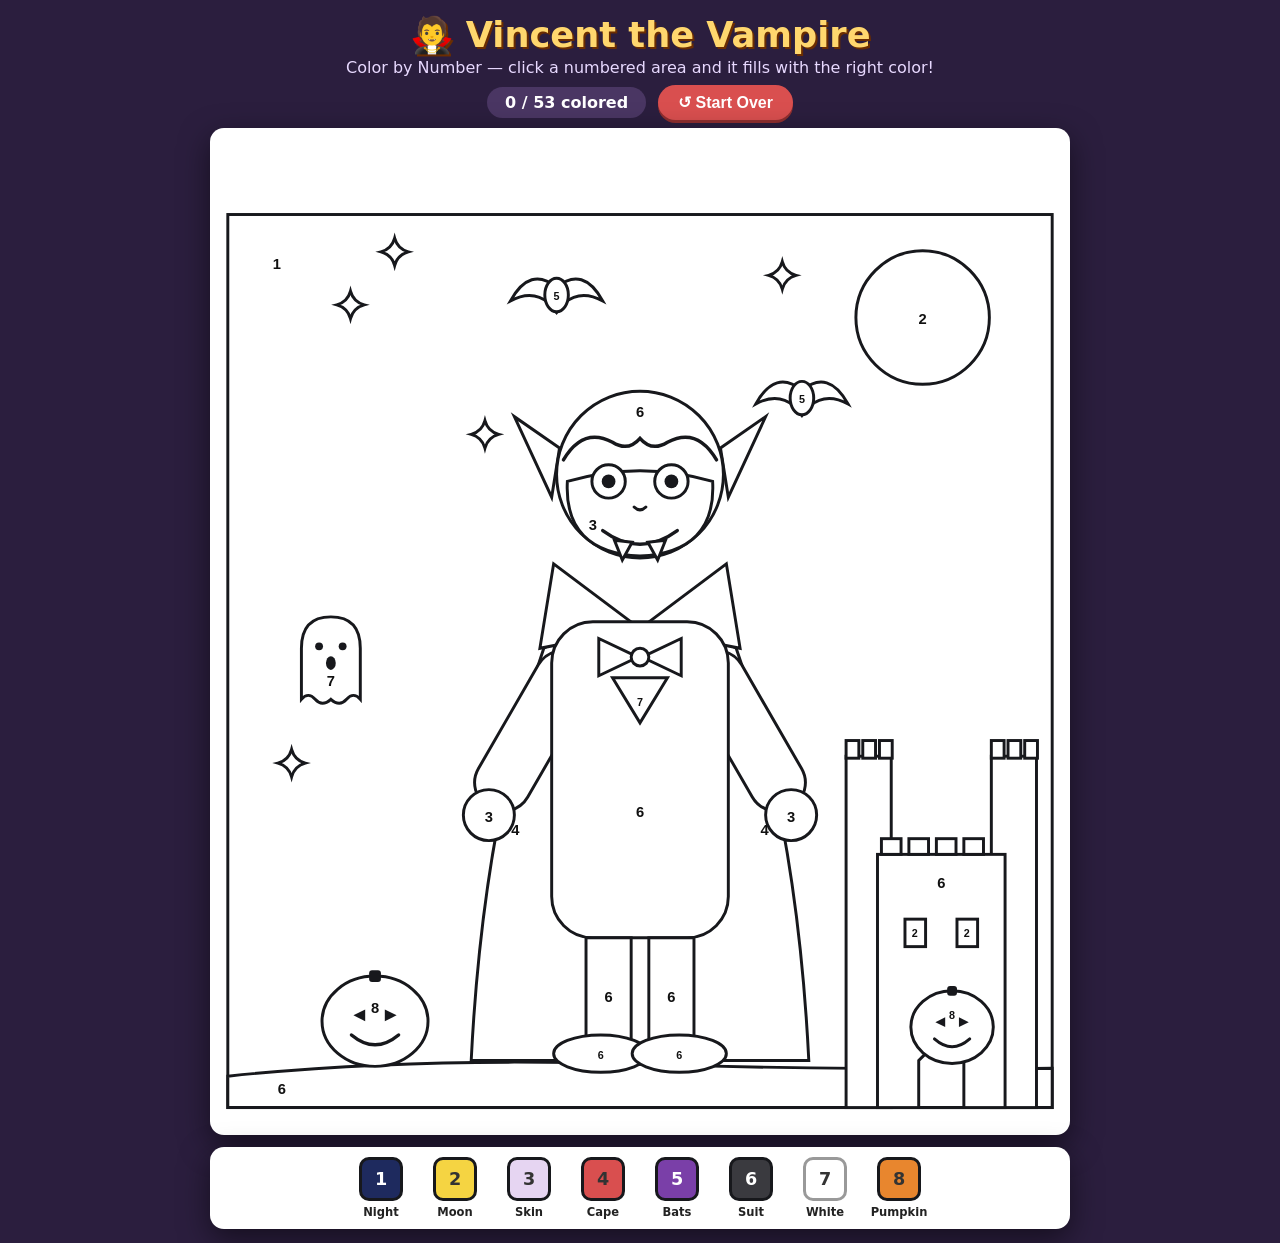
<file: vincent-vampire/index.html>
<!DOCTYPE html>
<html lang="en">
<head>
<meta charset="UTF-8">
<meta name="viewport" content="width=device-width, initial-scale=1.0">
<title>Vincent the Vampire — Color by Number</title>
<style>
  :root{
    --c1:#1e2a5e; --c2:#f5d442; --c3:#e6d5f2; --c4:#d94f4f;
    --c5:#7a3fa8; --c6:#3a3a3f; --c7:#ffffff; --c8:#e8862e;
  }
  *{box-sizing:border-box;margin:0;padding:0}
  body{
    font-family:'Comic Sans MS','Segoe UI',system-ui,sans-serif;
    background:#2b1e3e; color:#f4eads; color:#f4eadd;
    min-height:100vh; display:flex; flex-direction:column; align-items:center;
    padding:14px;
  }
  h1{font-size:clamp(1.3rem,4vw,2.2rem); color:#ffd76e; text-shadow:2px 2px 0 #6b2d00; margin-bottom:2px}
  .sub{font-size:clamp(.8rem,2.5vw,1rem); margin-bottom:8px; color:#e8d9ff}
  .hud{display:flex;gap:12px;align-items:center;margin-bottom:8px;flex-wrap:wrap;justify-content:center}
  .progress{background:#4a3663;border-radius:999px;padding:6px 18px;font-weight:bold;color:#fff}
  button.reset{
    background:#d94f4f;color:#fff;border:none;border-radius:999px;padding:8px 20px;
    font-size:1rem;font-weight:bold;cursor:pointer;box-shadow:0 3px 0 #8f2f2f;
  }
  button.reset:active{transform:translateY(2px);box-shadow:none}
  .board{background:#fff;border-radius:14px;padding:8px;box-shadow:0 10px 30px rgba(0,0,0,.5);max-width:860px;width:100%}
  svg{width:100%;height:auto;display:block;border-radius:8px;touch-action:manipulation}
  .region{fill:#ffffff;stroke:#17181c;stroke-width:3;cursor:pointer;transition:fill .15s}
  .region:hover{filter:brightness(96%)}
  .region.done{cursor:default}
  .region.done:hover{filter:none}
  .nlabel{
    font-family:Arial,sans-serif;font-weight:bold;font-size:15px;fill:#111;
    pointer-events:none;text-anchor:middle;dominant-baseline:middle;user-select:none;
    transition:opacity .2s;
  }
  .nlabel.small{font-size:11px}
  .keybar{
    background:#fff;border-radius:14px;margin-top:12px;padding:10px 14px;max-width:860px;width:100%;
    display:flex;gap:10px;justify-content:center;flex-wrap:wrap;box-shadow:0 10px 30px rgba(0,0,0,.5);
  }
  .key{display:flex;flex-direction:column;align-items:center;font-size:.72rem;color:#222;font-weight:bold;width:64px}
  .key .swatch{
    width:44px;height:44px;border-radius:10px;border:3px solid #17181c;display:flex;
    align-items:center;justify-content:center;font-size:1.1rem;color:#fff;margin-bottom:4px;
  }
  .key .swatch.dark{color:#fff}.key .swatch.light{color:#111}
  .win{
    position:fixed;inset:0;background:rgba(20,10,35,.85);display:none;
    align-items:center;justify-content:center;flex-direction:column;gap:14px;z-index:50;text-align:center;padding:20px;
  }
  .win.show{display:flex}
  .win h2{font-size:clamp(1.6rem,6vw,3rem);color:#ffd76e;text-shadow:3px 3px 0 #6b2d00}
  .win p{color:#fff;font-size:1.1rem}
</style>
</head>
<body>
<h1>🧛 Vincent the Vampire</h1>
<div class="sub">Color by Number — click a numbered area and it fills with the right color!</div>
<div class="hud">
  <div class="progress" id="progress">0 / 0 colored</div>
  <button class="reset" id="resetBtn">↺ Start Over</button>
</div>

<div class="board">
<svg id="art" viewBox="0 0 860 1010" xmlns="http://www.w3.org/2000/svg" aria-label="Vincent the Vampire color by number scene">
  <!-- SKY (1) -->
  <rect class="region" data-n="1" id="sky" x="10" y="80" width="840" height="910"/>
  <text class="nlabel" data-for="sky" x="60" y="132">1</text>

  <!-- GROUND (6) -->
  <path class="region" data-n="6" id="ground" d="M10 958 Q 200 938 430 946 Q 650 952 850 950 L850 990 L10 990 Z"/>
  <text class="nlabel" data-for="ground" x="65" y="972">6</text>

  <!-- MOON (2) -->
  <circle class="region" data-n="2" id="moon" cx="718" cy="185" r="68"/>
  <text class="nlabel" data-for="moon" x="718" y="188">2</text>

  <!-- SPARKLES -->
  <path class="region" data-n="1" id="sp1" d="M180 104 Q183 115 194 118 Q183 121 180 132 Q177 121 166 118 Q177 115 180 104 Z"/>
  <path class="region" data-n="2" id="sp2" d="M135 158 Q138 169 149 172 Q138 175 135 186 Q132 175 121 172 Q132 169 135 158 Z"/>
  <path class="region" data-n="1" id="sp3" d="M272 290 Q275 301 286 304 Q275 307 272 318 Q269 307 258 304 Q269 301 272 290 Z"/>
  <path class="region" data-n="2" id="sp4" d="M575 128 Q578 139 589 142 Q578 145 575 156 Q572 145 561 142 Q572 139 575 128 Z"/>
  <path class="region" data-n="1" id="sp5" d="M75 625 Q78 636 89 639 Q78 642 75 653 Q72 642 61 639 Q72 636 75 625 Z"/>

  <!-- BATS (5) -->
  <g id="bat1">
    <path class="region" data-n="5" id="bat1w" d="M298 168 Q318 132 345 154 Q372 132 392 168 Q370 156 353 170 L345 180 L337 170 Q320 156 298 168 Z"/>
    <ellipse class="region" data-n="5" id="bat1b" cx="345" cy="162" rx="12" ry="17"/>
    <text class="nlabel small" data-for="bat1b" x="345" y="164">5</text>
  </g>
  <g id="bat2">
    <path class="region" data-n="5" id="bat2w" d="M548 273 Q568 237 595 259 Q622 237 642 273 Q620 261 603 275 L595 285 L587 275 Q570 261 548 273 Z"/>
    <ellipse class="region" data-n="5" id="bat2b" cx="595" cy="267" rx="12" ry="17"/>
    <text class="nlabel small" data-for="bat2b" x="595" y="269">5</text>
  </g>

  <!-- GHOST (7) -->
  <path class="region" data-n="7" id="ghost" d="M85 558 L85 522 Q85 490 115 490 Q145 490 145 522 L145 558 L145 574 Q138 566 131 574 Q124 582 115 574 Q106 582 99 574 Q92 566 85 574 Z"/>
  <circle cx="103" cy="520" r="4" fill="#17181c"/>
  <circle cx="127" cy="520" r="4" fill="#17181c"/>
  <ellipse cx="115" cy="537" rx="5" ry="7" fill="#17181c"/>
  <text class="nlabel" data-for="ghost" x="115" y="556">7</text>

  <!-- ===== VINCENT ===== -->
  <!-- CAPE (4) -->
  <path class="region" data-n="4" id="cape" d="M332 522 L362 505 L498 505 L528 522 Q590 700 602 942 L258 942 Q270 700 332 522 Z"/>
  <text class="nlabel" data-for="cape" x="303" y="708">4</text>
  <text class="nlabel" data-for="cape2" x="557" y="708">4</text>

  <!-- CAPE COLLAR TRIANGLES (4) -->
  <path class="region" data-n="4" id="collarL" d="M430 502 L342 436 L328 522 Z"/>
  <path class="region" data-n="4" id="collarR" d="M430 502 L518 436 L532 522 Z"/>

  <!-- ARMS (4) -->
  <rect class="region" data-n="4" id="armL" x="336" y="528" width="58" height="180" rx="29" transform="rotate(30 365 530)"/>
  <rect class="region" data-n="4" id="armR" x="466" y="528" width="58" height="180" rx="29" transform="rotate(-30 495 530)"/>

  <!-- HANDS (3) -->
  <circle class="region" data-n="3" id="handL" cx="276" cy="692" r="26"/>
  <text class="nlabel" data-for="handL" x="276" y="695">3</text>
  <circle class="region" data-n="3" id="handR" cx="584" cy="692" r="26"/>
  <text class="nlabel" data-for="handR" x="584" y="695">3</text>

  <!-- TORSO (6) -->
  <rect class="region" data-n="6" id="torso" x="340" y="495" width="180" height="322" rx="42"/>
  <text class="nlabel" data-for="torso" x="430" y="690">6</text>

  <!-- BOW TIE + VEST (7) -->
  <path class="region" data-n="7" id="bowL" d="M428 531 L388 512 L388 550 Z"/>
  <path class="region" data-n="7" id="bowR" d="M432 531 L472 512 L472 550 Z"/>
  <circle class="region" data-n="7" id="bowKnot" cx="430" cy="531" r="9"/>
  <path class="region" data-n="7" id="vest" d="M402 552 L458 552 L430 598 Z"/>
  <text class="nlabel small" data-for="vest" x="430" y="578">7</text>

  <!-- EARS (6) -->
  <path class="region" data-n="6" id="earL" d="M348 318 L302 286 L340 368 Z"/>
  <path class="region" data-n="6" id="earR" d="M512 318 L558 286 L520 368 Z"/>

  <!-- HEAD (6) -->
  <circle class="region" data-n="6" id="head" cx="430" cy="345" r="85"/>
  <text class="nlabel" data-for="head" x="430" y="282">6</text>
  <!-- hairline (decorative) -->
  <path d="M352 330 Q372 296 402 312 Q418 322 430 308 Q442 322 458 312 Q488 296 508 330" fill="none" stroke="#17181c" stroke-width="3.5" stroke-linecap="round"/>

  <!-- FACE / SKIN (3) -->
  <path class="region" data-n="3" id="face" d="M356 352 Q430 330 504 352 Q508 424 430 428 Q352 424 356 352 Z"/>
  <text class="nlabel" data-for="face" x="382" y="398">3</text>

  <!-- EYES (decorative) -->
  <circle cx="398" cy="352" r="17" fill="#fff" stroke="#17181c" stroke-width="3"/>
  <circle cx="398" cy="352" r="7" fill="#17181c"/>
  <circle cx="462" cy="352" r="17" fill="#fff" stroke="#17181c" stroke-width="3"/>
  <circle cx="462" cy="352" r="7" fill="#17181c"/>
  <path d="M424 378 Q430 384 436 378" fill="none" stroke="#17181c" stroke-width="3" stroke-linecap="round"/>

  <!-- SMILE + FANGS -->
  <path d="M392 402 Q430 430 468 402" fill="none" stroke="#17181c" stroke-width="3.5" stroke-linecap="round"/>
  <path class="region" data-n="7" id="fangL" d="M404 412 L412 432 L422 414 Z"/>
  <path class="region" data-n="7" id="fangR" d="M438 414 L448 432 L456 412 Z"/>

  <!-- LEGS (6) -->
  <rect class="region" data-n="6" id="legL" x="375" y="817" width="46" height="110"/>
  <text class="nlabel" data-for="legL" x="398" y="878">6</text>
  <rect class="region" data-n="6" id="legR" x="439" y="817" width="46" height="110"/>
  <text class="nlabel" data-for="legR" x="462" y="878">6</text>

  <!-- FEET (6) -->
  <ellipse class="region" data-n="6" id="footL" cx="390" cy="935" rx="48" ry="19"/>
  <text class="nlabel small" data-for="footL" x="390" y="938">6</text>
  <ellipse class="region" data-n="6" id="footR" cx="470" cy="935" rx="48" ry="19"/>
  <text class="nlabel small" data-for="footR" x="470" y="938">6</text>

  <!-- ===== CASTLE ===== -->
  <!-- towers (6) -->
  <rect class="region" data-n="6" id="towerL" x="640" y="632" width="46" height="358"/>
  <rect class="region" data-n="6" id="towerR" x="788" y="632" width="46" height="358"/>
  <!-- tower crenellations (6) -->
  <rect class="region" data-n="6" id="crenL1" x="640" y="616" width="13" height="18"/>
  <rect class="region" data-n="6" id="crenL2" x="657" y="616" width="13" height="18"/>
  <rect class="region" data-n="6" id="crenL3" x="674" y="616" width="13" height="18"/>
  <rect class="region" data-n="6" id="crenR1" x="788" y="616" width="13" height="18"/>
  <rect class="region" data-n="6" id="crenR2" x="805" y="616" width="13" height="18"/>
  <rect class="region" data-n="6" id="crenR3" x="822" y="616" width="13" height="18"/>
  <!-- wall (6) -->
  <rect class="region" data-n="6" id="wall" x="672" y="732" width="130" height="258"/>
  <text class="nlabel" data-for="wall" x="737" y="762">6</text>
  <!-- wall crenellations (6) -->
  <rect class="region" data-n="6" id="wcren1" x="676" y="716" width="20" height="16"/>
  <rect class="region" data-n="6" id="wcren2" x="704" y="716" width="20" height="16"/>
  <rect class="region" data-n="6" id="wcren3" x="732" y="716" width="20" height="16"/>
  <rect class="region" data-n="6" id="wcren4" x="760" y="716" width="20" height="16"/>
  <!-- windows (2) -->
  <rect class="region" data-n="2" id="winL" x="700" y="798" width="21" height="28"/>
  <text class="nlabel small" data-for="winL" x="710" y="813">2</text>
  <rect class="region" data-n="2" id="winR" x="753" y="798" width="21" height="28"/>
  <text class="nlabel small" data-for="winR" x="763" y="813">2</text>
  <!-- gate (6) -->
  <path class="region" data-n="6" id="gate" d="M714 990 L714 942 Q737 916 760 942 L760 990 Z"/>

  <!-- ===== PUMPKINS (8) ===== -->
  <g id="pumpL">
    <ellipse class="region" data-n="8" id="pumpLb" cx="160" cy="902" rx="54" ry="46"/>
    <rect x="154" y="850" width="12" height="12" rx="3" fill="#17181c"/>
    <path d="M138 896 L150 890 L150 902 Z" fill="#17181c"/>
    <path d="M182 896 L170 890 L170 902 Z" fill="#17181c"/>
    <path d="M136 916 Q160 936 184 916" fill="none" stroke="#17181c" stroke-width="3.5" stroke-linecap="round"/>
    <text class="nlabel" data-for="pumpLb" x="160" y="890">8</text>
  </g>
  <g id="pumpR">
    <ellipse class="region" data-n="8" id="pumpRb" cx="748" cy="908" rx="42" ry="37"/>
    <rect x="743" y="866" width="10" height="10" rx="3" fill="#17181c"/>
    <path d="M731 903 L741 898 L741 908 Z" fill="#17181c"/>
    <path d="M765 903 L755 898 L755 908 Z" fill="#17181c"/>
    <path d="M730 920 Q748 936 766 920" fill="none" stroke="#17181c" stroke-width="3" stroke-linecap="round"/>
    <text class="nlabel small" data-for="pumpRb" x="748" y="897">8</text>
  </g>
</svg>
</div>

<div class="keybar" id="keybar"></div>

<div class="win" id="winOverlay">
  <h2>🎃 Happy Halloween!</h2>
  <p>You finished Vincent the Vampire — every space is colored!</p>
  <button class="reset" onclick="resetGame()">Play Again</button>
</div>

<script>
const COLORS = {
  "1":{c:"#1e2a5e",name:"Night"},
  "2":{c:"#f5d442",name:"Moon"},
  "3":{c:"#e6d5f2",name:"Skin"},
  "4":{c:"#d94f4f",name:"Cape"},
  "5":{c:"#7a3fa8",name:"Bats"},
  "6":{c:"#3a3a3f",name:"Suit"},
  "7":{c:"#ffffff",name:"White"},
  "8":{c:"#e8862e",name:"Pumpkin"},
};
const regions = Array.from(document.querySelectorAll('.region'));
const total = regions.length;
const progressEl = document.getElementById('progress');

// build the key bar
const keybar = document.getElementById('keybar');
for (const [n,v] of Object.entries(COLORS)){
  const dark = ["1","5","6"].includes(n);
  const el = document.createElement('div');
  el.className='key';
  el.innerHTML = `<div class="swatch ${dark?'dark':'light'}" style="background:${v.c};${n==='7'?'border-color:#999;':''}"><span style="${dark?'':'color:#333'}">${n}</span></div>${v.name}`;
  keybar.appendChild(el);
}

function filledCount(){
  return regions.filter(r=>r.classList.contains('done')).length;
}
function updateProgress(){
  const f = filledCount();
  progressEl.textContent = `${f} / ${total} colored`;
  if (f === total){
    setTimeout(()=>document.getElementById('winOverlay').classList.add('show'), 450);
  }
}

regions.forEach(r=>{
  r.addEventListener('click', ()=>{
    if (r.classList.contains('done')) return;
    const n = r.dataset.n;
    r.style.fill = COLORS[n].c;
    r.classList.add('done');
    // hide its number label(s)
    document.querySelectorAll(`.nlabel[data-for="${r.id}"]`).forEach(l=>l.style.opacity='0');
    updateProgress();
  });
});

function resetGame(){
  regions.forEach(r=>{
    r.style.fill='#ffffff';
    r.classList.remove('done');
  });
  document.querySelectorAll('.nlabel').forEach(l=>l.style.opacity='1');
  document.getElementById('winOverlay').classList.remove('show');
  updateProgress();
}
document.getElementById('resetBtn').addEventListener('click', resetGame);
updateProgress();
</script>
</body>
</html>
</file>
<file: hot-dog-mallow-jump/style.css>
body {
    margin: 0;
    padding: 0;
    background: #2b2b40;
    display: flex;
    justify-content: center;
    align-items: center;
    min-height: 100vh;
    font-family: "Trebuchet MS", Verdana, sans-serif;
}

#game-wrapper {
    display: flex;
    flex-direction: column;
    align-items: center;
}

#game-title-bar h1 {
    color: #ffd166;
    margin: 10px 0;
    font-size: 28px;
    letter-spacing: 1px;
    text-shadow: 2px 2px 0 #a14e00;
}

#game {
    border-radius: 12px;
    box-shadow: 0 8px 24px rgba(0, 0, 0, 0.45);
    max-width: 95vw;
    height: auto;
}

#controls-hint {
    color: #cfcfe8;
    margin-top: 10px;
    font-size: 14px;
}

.key {
    background: #444466;
    border-radius: 4px;
    padding: 2px 7px;
    font-weight: bold;
    color: #fff;
}
</file>
<file: jelly-jump/style.css>
* {
    margin: 0;
    padding: 0;
    box-sizing: border-box;
}

html, body {
    touch-action: none;
    -webkit-tap-highlight-color: transparent;
    overscroll-behavior: none;
}

body {
    background: #0a0a1a;
    color: #e0e0e0;
    font-family: 'Courier New', monospace;
    display: flex;
    justify-content: center;
    align-items: center;
    min-height: 100vh;
    overflow: hidden;
    user-select: none;
    -webkit-user-select: none;
}

#game-container {
    display: flex;
    justify-content: center;
    align-items: center;
}

#game-wrapper {
    display: flex;
    flex-direction: column;
    align-items: center;
    gap: 10px;
}

#game-title-bar {
    text-align: center;
}

#game-title-bar h1 {
    font-size: 28px;
    color: #00d4ff;
    text-shadow: 0 0 10px rgba(0, 212, 255, 0.5);
    letter-spacing: 3px;
    text-transform: uppercase;
}

#phaser-game canvas {
    border-radius: 8px;
    box-shadow: 0 0 30px rgba(0, 212, 255, 0.3);
    border: 2px solid #1a1a3a;
    touch-action: none;
}

#controls-hint {
    font-size: 12px;
    color: #666;
    text-align: center;
    padding: 5px 15px;
    background: #111122;
    border-radius: 5px;
}

.key {
    display: inline-block;
    padding: 2px 8px;
    background: #1a1a3a;
    border: 1px solid #2a2a5a;
    border-radius: 4px;
    color: #00d4ff;
    font-weight: bold;
    font-size: 11px;
}
</file>
<file: soccer-stars/style.css>
* {
    margin: 0;
    padding: 0;
    box-sizing: border-box;
}

html, body {
    touch-action: none;
    -webkit-tap-highlight-color: transparent;
    overscroll-behavior: none;
}

body {
    background: #06130b;
    color: #e0e0e0;
    font-family: 'Courier New', monospace;
    display: flex;
    justify-content: center;
    align-items: center;
    min-height: 100vh;
    overflow: hidden;
    user-select: none;
    -webkit-user-select: none;
}

#game-container {
    display: flex;
    justify-content: center;
    align-items: center;
}

#game-wrapper {
    display: flex;
    flex-direction: column;
    align-items: center;
    gap: 10px;
    max-width: 100vw;
}

#game-title-bar {
    text-align: center;
}

#game-title-bar h1 {
    font-size: 28px;
    color: #3ddc63;
    text-shadow: 0 0 10px rgba(61, 220, 99, 0.5);
    letter-spacing: 3px;
    text-transform: uppercase;
}

#three-game {
    position: relative;
    width: 960px;
    max-width: 96vw;
    aspect-ratio: 960 / 600;
}

#three-game canvas {
    display: block;
    width: 100% !important;
    height: 100% !important;
    border-radius: 8px;
    box-shadow: 0 0 30px rgba(61, 220, 99, 0.25);
    border: 2px solid #14331f;
    touch-action: none;
}

/* HTML overlay layer: scenes inject their UI here. */
#ui-layer {
    position: absolute;
    inset: 0;
    pointer-events: none;
    font-family: 'Courier New', monospace;
}

#ui-layer > * {
    pointer-events: none;
}

#ui-layer .clickable,
#ui-layer button {
    pointer-events: auto;
}

.overlay-screen {
    position: absolute;
    inset: 0;
    display: flex;
    flex-direction: column;
    align-items: center;
    justify-content: center;
    gap: 14px;
    text-align: center;
}

.dim {
    background: rgba(0, 0, 0, 0.55);
    border-radius: 8px;
}

.game-title {
    font-size: 52px;
    font-weight: bold;
    color: #3ddc63;
    text-shadow: 0 0 14px rgba(61, 220, 99, 0.6), 2px 2px 0 #06270f;
    letter-spacing: 4px;
}

.game-title.danger {
    color: #ff4757;
    text-shadow: 0 0 14px rgba(255, 71, 87, 0.6), 2px 2px 0 #330011;
}

.game-title.gold {
    color: #ffd700;
    text-shadow: 0 0 14px rgba(255, 215, 0, 0.6), 2px 2px 0 #332200;
}

.game-subtitle {
    font-size: 17px;
    color: #bfe8cc;
    text-shadow: 1px 1px 0 #06270f;
}

.game-button {
    min-width: 230px;
    padding: 13px 26px;
    font-family: 'Courier New', monospace;
    font-size: 19px;
    font-weight: bold;
    color: #3ddc63;
    background: rgba(10, 30, 18, 0.92);
    border: 2px solid #3ddc63;
    border-radius: 10px;
    cursor: pointer;
    letter-spacing: 2px;
    transition: transform 0.08s, background 0.08s, color 0.08s;
}

.game-button:hover {
    background: #14331f;
    color: #7dff9e;
    transform: scale(1.05);
}

.game-button:active {
    transform: scale(0.95);
}

.game-button.danger {
    color: #ff4757;
    border-color: #ff4757;
    background: rgba(40, 8, 14, 0.92);
}

.game-button.danger:hover {
    background: #4a1020;
    color: #ff8a96;
}

.game-button.gold {
    color: #ffd700;
    border-color: #ffd700;
    background: rgba(40, 32, 4, 0.92);
}

.game-button.gold:hover {
    background: #4a3f08;
    color: #ffe97d;
}

.hint-text {
    font-size: 13px;
    color: #9fc7ad;
    text-shadow: 1px 1px 0 #06270f;
    animation: pulse 1.4s ease-in-out infinite;
}

.footer-text {
    position: absolute;
    bottom: 10px;
    left: 0;
    right: 0;
    text-align: center;
    font-size: 12px;
    color: #6f9a7e;
    text-shadow: 1px 1px 0 #04160a;
}

.score-line {
    font-size: 26px;
    color: #ffd700;
    text-shadow: 2px 2px 0 #332200;
    font-weight: bold;
}

.best-line {
    font-size: 16px;
    color: #bfe8cc;
    text-shadow: 1px 1px 0 #06270f;
}

/* Heads-up display chips used in the play scene. */
.hud-chip {
    position: absolute;
    top: 12px;
    padding: 7px 14px;
    background: rgba(6, 22, 12, 0.85);
    border: 2px solid #2a6a3e;
    border-radius: 8px;
    font-size: 17px;
    font-weight: bold;
    color: #d9ffe4;
    letter-spacing: 1px;
}

#hud-score { left: 12px; }
#hud-best  { right: 76px; }

#hud-pause {
    right: 12px;
    min-width: 52px;
    text-align: center;
    font-family: 'Courier New', monospace;
    font-size: 17px;
    cursor: pointer;
}

#hud-pause:hover {
    border-color: #7dff9e;
    color: #7dff9e;
}

#hud-newbest {
    left: 50%;
    transform: translateX(-50%);
    color: #ffd700;
    border-color: #ffd700;
    display: none;
    animation: pulse 0.8s ease-in-out infinite;
}

/* Pause + instructions panels. */
.panel {
    background: rgba(8, 26, 15, 0.96);
    border: 3px solid #3ddc63;
    border-radius: 14px;
    padding: 26px 38px;
    display: flex;
    flex-direction: column;
    align-items: center;
    gap: 12px;
    max-width: 80%;
}

.panel h2 {
    color: #3ddc63;
    font-size: 30px;
    letter-spacing: 3px;
}

.panel p, .panel li {
    color: #bfe8cc;
    font-size: 15px;
    line-height: 1.5;
    text-align: left;
}

.panel ul {
    list-style: none;
}

/* Touch controls (play scene, touch devices only). */
#touch-controls {
    position: absolute;
    left: 0;
    right: 0;
    bottom: 12px;
    display: none;
    justify-content: space-between;
    padding: 0 16px;
}

#touch-controls .tbtn {
    width: 72px;
    height: 72px;
    border-radius: 50%;
    border: 2px solid #3ddc63;
    background: rgba(10, 30, 18, 0.6);
    color: #7dff9e;
    font-size: 28px;
    font-weight: bold;
    display: flex;
    align-items: center;
    justify-content: center;
    touch-action: none;
}

#touch-controls .tbtn:active {
    background: rgba(61, 220, 99, 0.35);
}

#touch-left-group {
    display: flex;
    gap: 12px;
}

@keyframes pulse {
    0%, 100% { opacity: 1; }
    50% { opacity: 0.35; }
}

/* Boot scene loading bar. */
.boot-bar-outer {
    width: 320px;
    height: 18px;
    border: 2px solid #3ddc63;
    border-radius: 9px;
    overflow: hidden;
    background: rgba(6, 22, 12, 0.9);
}

.boot-bar-inner {
    height: 100%;
    width: 0%;
    background: #3ddc63;
    transition: width 0.15s linear;
}

#controls-hint {
    font-size: 12px;
    color: #666;
    text-align: center;
    padding: 5px 15px;
    background: #0c1a10;
    border-radius: 5px;
    max-width: 96vw;
}

.key {
    display: inline-block;
    padding: 2px 8px;
    background: #14331f;
    border: 1px solid #2a5a3a;
    border-radius: 4px;
    color: #3ddc63;
    font-weight: bold;
    font-size: 11px;
}
</file>
